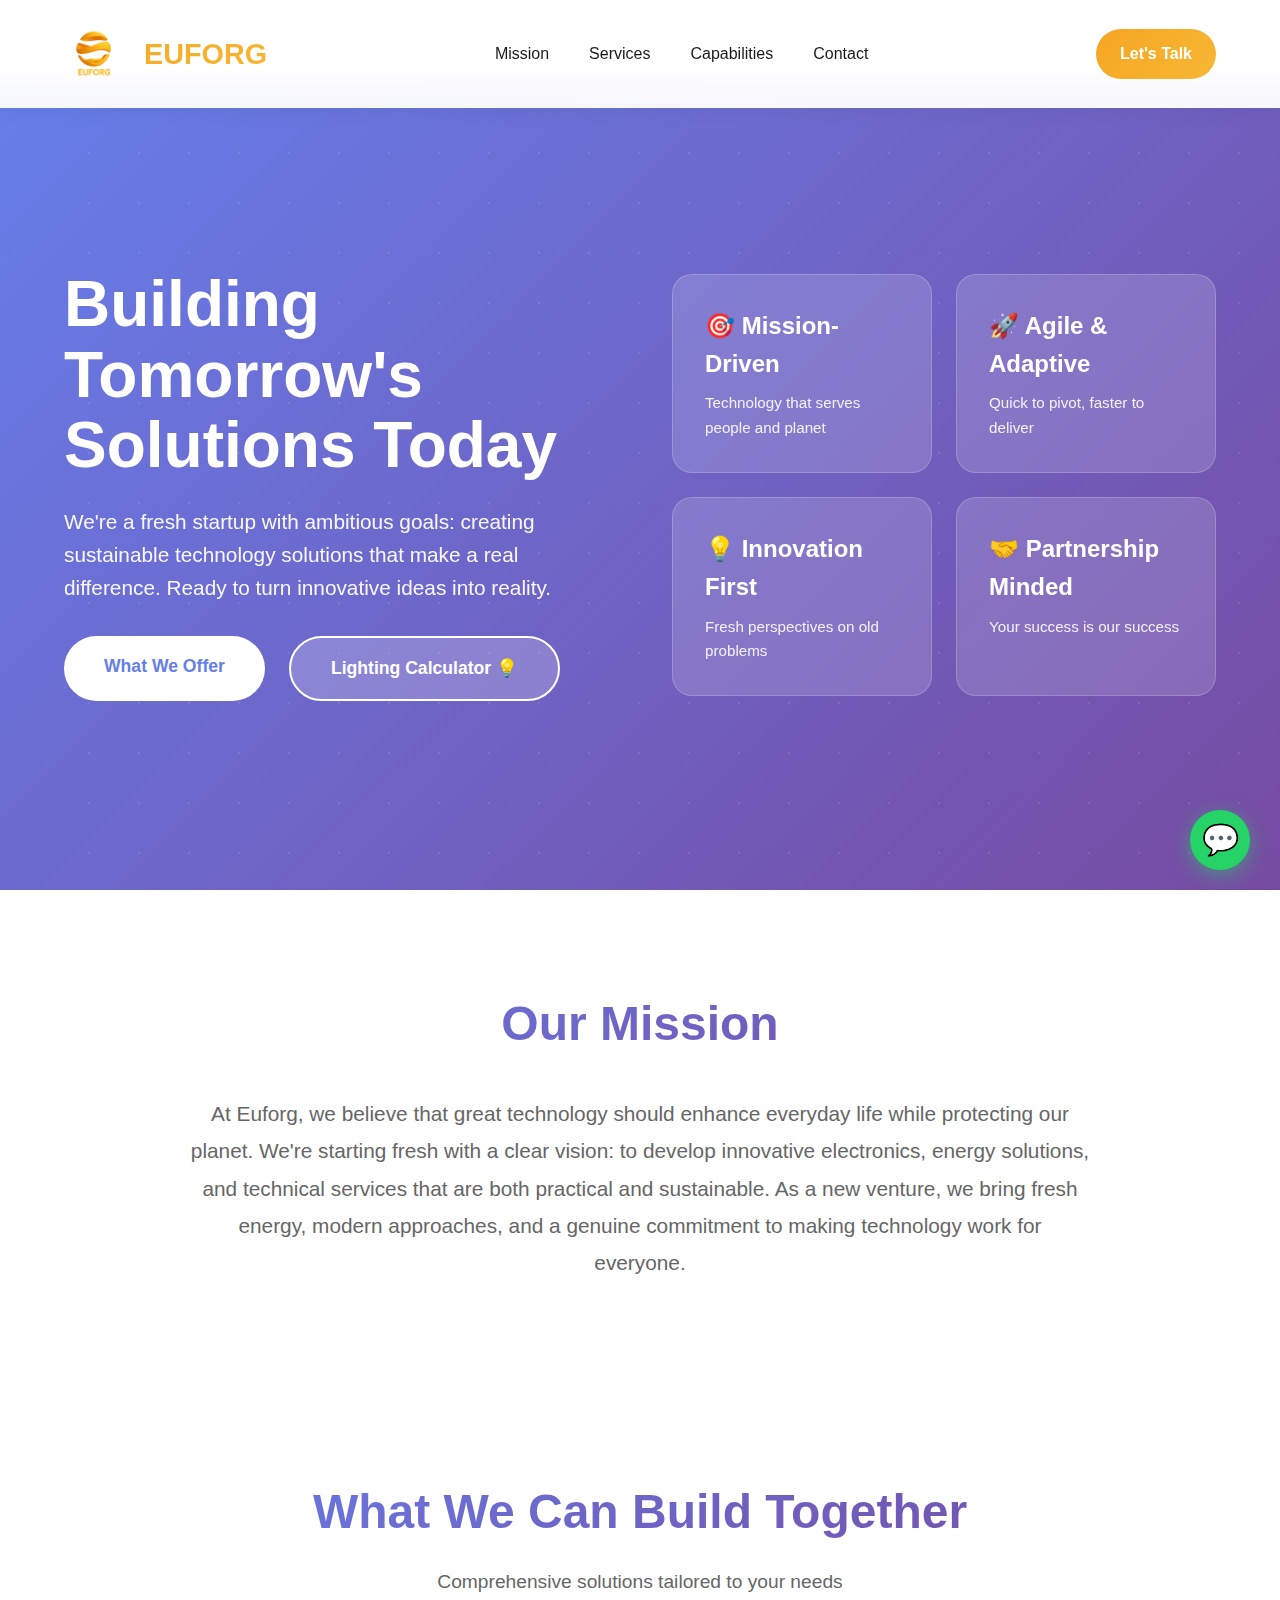
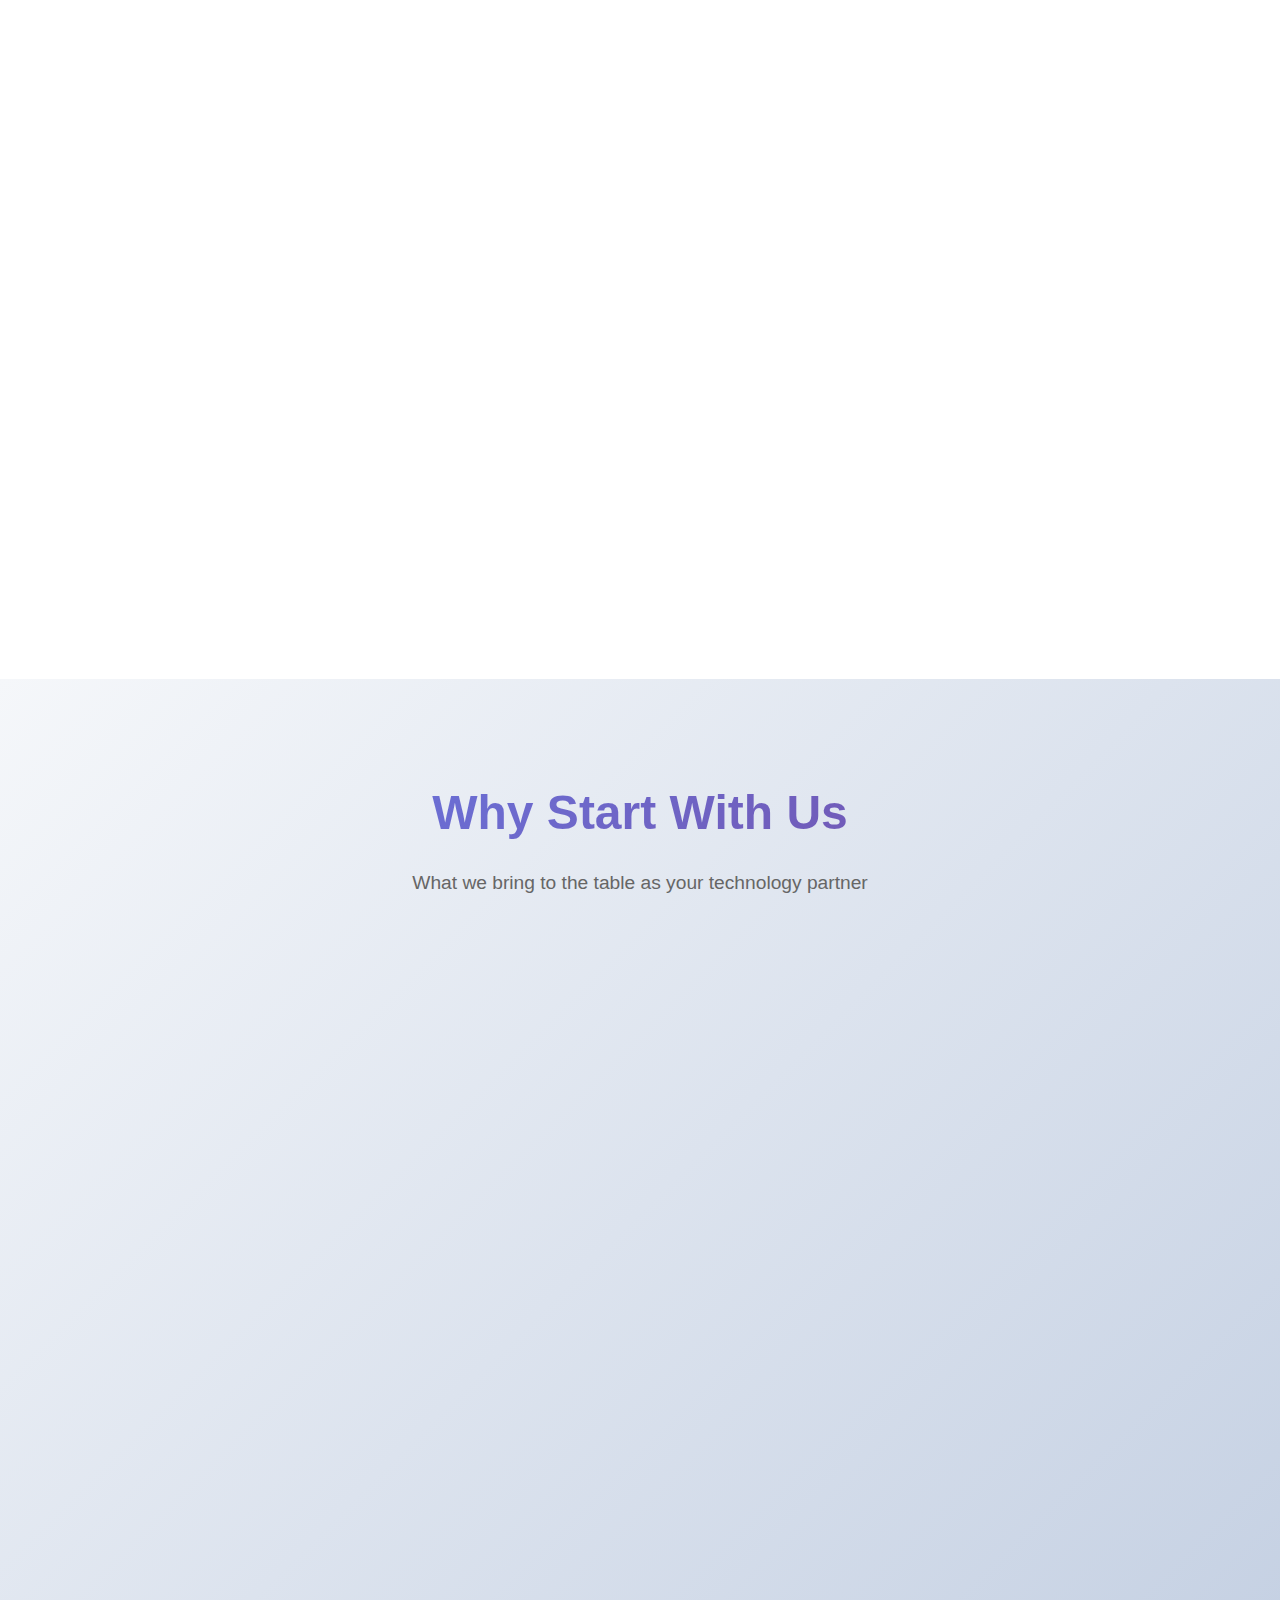
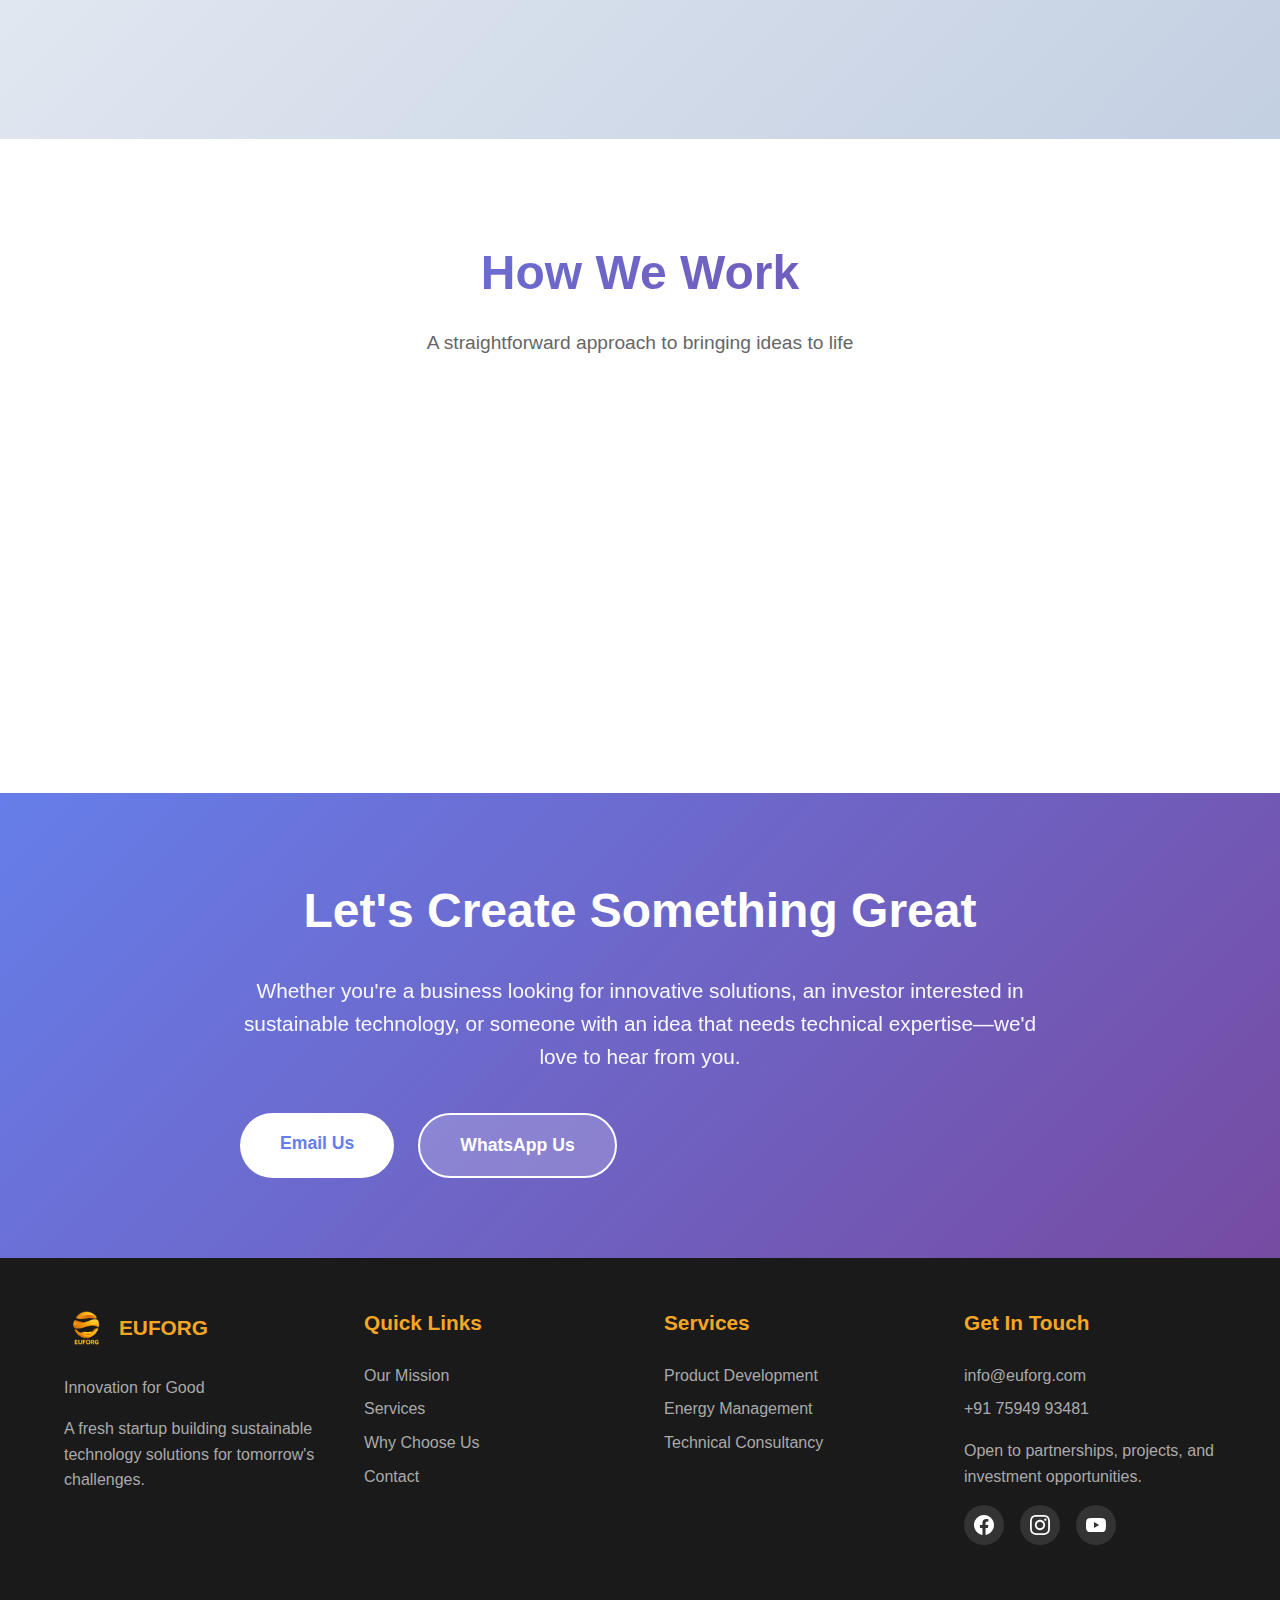
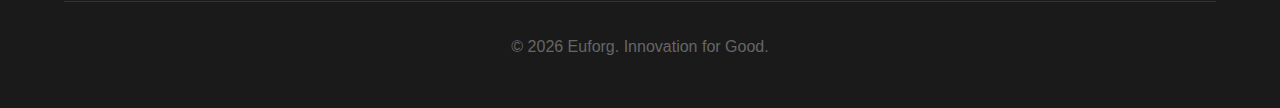
<file: index.html>
<!DOCTYPE html>
<html lang="en">
<head>
    <!-- Google tag (gtag.js) -->
    <script async src="https://www.googletagmanager.com/gtag/js?id=G-0JGLRW3HCL"></script>
    <script>
        window.dataLayer = window.dataLayer || [];
        function gtag(){dataLayer.push(arguments);}
        gtag('js', new Date());
        <link rel="icon" type="image/png" href="images/euforg-logo.png">
        gtag('config', 'G-0JGLRW3HCL');
    </script>
    <meta charset="UTF-8">
    <meta name="viewport" content="width=device-width, initial-scale=1.0">
    <title>Euforg - Innovation for Good</title>
    <style>
        * {
            margin: 0;
            padding: 0;
            box-sizing: border-box;l
        }

        body {
            font-family: -apple-system, BlinkMacSystemFont, 'Segoe UI', Roboto, Oxygen, Ubuntu, Cantarell, sans-serif;
            line-height: 1.6;
            color: #1a1a1a;
            overflow-x: hidden;
        }

        nav {
            position: fixed;
            top: 0;
            width: 100%;
            background: rgba(255, 255, 255, 0.95);
            backdrop-filter: blur(10px);
            z-index: 1000;
            padding: 1.5rem 5%;
            box-shadow: 0 2px 20px rgba(0,0,0,0.05);
        }

        .nav-content {
            max-width: 1400px;
            margin: 0 auto;
            display: flex;
            justify-content: space-between;
            align-items: center;
        }

        .logo {
            font-size: 1.8rem;
            font-weight: 700;
            background: linear-gradient(135deg, #f5a623 0%, #f7b733 100%);
            -webkit-background-clip: text;
            -webkit-text-fill-color: transparent;
            background-clip: text;
            display: flex;
            align-items: center;
            gap: 10px;
        }

        .logo img {
            height: 60px;
            width: auto;
            transition: transform 0.3s ease;
        }

        .logo img:hover {
            transform: scale(1.05);
        }

        .nav-links {
            display: flex;
            gap: 2.5rem;
            list-style: none;
        }

        .nav-links a {
            text-decoration: none;
            color: #1a1a1a;
            font-weight: 500;
            transition: color 0.3s;
        }

        .nav-links a:hover {
            color: #667eea;
        }

        .cta-button {
            background: linear-gradient(135deg, #f5a623 0%, #f7b733 100%);
            color: white;
            padding: 0.75rem 1.5rem;
            border-radius: 50px;
            text-decoration: none;
            font-weight: 600;
            transition: transform 0.3s, box-shadow 0.3s;
        }

        .cta-button:hover {
            transform: translateY(-2px);
            box-shadow: 0 10px 25px rgba(245, 166, 35, 0.4);
        }

        .hero {
            margin-top: 80px;
            min-height: 90vh;
            display: flex;
            align-items: center;
            background: linear-gradient(135deg, #667eea 0%, #764ba2 100%);
            color: white;
            position: relative;
            overflow: hidden;
            padding: 2rem 5%;
        }

        .hero::before {
            content: '';
            position: absolute;
            width: 150%;
            height: 150%;
            background: radial-gradient(circle, rgba(255,255,255,0.1) 1px, transparent 1px);
            background-size: 50px 50px;
            animation: moveGrid 20s linear infinite;
        }

        @keyframes moveGrid {
            0% { transform: translate(0, 0); }
            100% { transform: translate(50px, 50px); }
        }

        .hero-content {
            max-width: 1400px;
            margin: 0 auto;
            display: grid;
            grid-template-columns: 1fr 1fr;
            gap: 4rem;
            align-items: center;
            position: relative;
            z-index: 1;
        }

        .hero-text h1 {
            font-size: 4rem;
            font-weight: 800;
            line-height: 1.1;
            margin-bottom: 1.5rem;
            animation: fadeInUp 0.8s ease;
        }

        .hero-text p {
            font-size: 1.3rem;
            margin-bottom: 2rem;
            opacity: 0.95;
            animation: fadeInUp 0.8s ease 0.2s backwards;
        }

        .hero-buttons {
            display: flex;
            gap: 1.5rem;
            animation: fadeInUp 0.8s ease 0.4s backwards;
            flex-wrap: wrap;
        }

        .btn-primary, .btn-secondary {
            padding: 1rem 2.5rem;
            border-radius: 50px;
            font-weight: 600;
            text-decoration: none;
            transition: all 0.3s;
            font-size: 1.1rem;
        }

        .btn-primary {
            background: white;
            color: #667eea;
        }

        .btn-primary:hover {
            transform: translateY(-3px);
            box-shadow: 0 15px 35px rgba(0,0,0,0.2);
        }

        .btn-secondary {
            background: rgba(255,255,255,0.2);
            color: white;
            border: 2px solid white;
        }

        .btn-secondary:hover {
            background: white;
            color: #667eea;
        }

        .hero-visual {
            display: grid;
            grid-template-columns: repeat(2, 1fr);
            gap: 1.5rem;
            animation: fadeInUp 0.8s ease 0.6s backwards;
        }

        .value-card {
            background: rgba(255,255,255,0.15);
            backdrop-filter: blur(10px);
            padding: 2rem;
            border-radius: 20px;
            border: 1px solid rgba(255,255,255,0.2);
            transition: transform 0.3s;
        }

        .value-card:hover {
            transform: translateY(-5px);
        }

        .value-card h3 {
            font-size: 1.5rem;
            margin-bottom: 0.5rem;
        }

        .value-card p {
            opacity: 0.9;
            font-size: 0.95rem;
        }

        @keyframes fadeInUp {
            from {
                opacity: 0;
                transform: translateY(30px);
            }
            to {
                opacity: 1;
                transform: translateY(0);
            }
        }

        .mission {
            padding: 6rem 5%;
            background: white;
        }

        .mission-content {
            max-width: 1200px;
            margin: 0 auto;
            text-align: center;
        }

        .mission-content h2 {
            font-size: 3rem;
            margin-bottom: 2rem;
            background: linear-gradient(135deg, #667eea 0%, #764ba2 100%);
            -webkit-background-clip: text;
            -webkit-text-fill-color: transparent;
            background-clip: text;
        }

        .mission-content p {
            font-size: 1.3rem;
            color: #666;
            line-height: 1.8;
            max-width: 900px;
            margin: 0 auto;
        }

        .services {
            padding: 6rem 5%;
            max-width: 1400px;
            margin: 0 auto;
        }

        .section-header {
            text-align: center;
            margin-bottom: 4rem;
        }

        .section-header h2 {
            font-size: 3rem;
            margin-bottom: 1rem;
            background: linear-gradient(135deg, #667eea 0%, #764ba2 100%);
            -webkit-background-clip: text;
            -webkit-text-fill-color: transparent;
            background-clip: text;
        }

        .section-header p {
            font-size: 1.2rem;
            color: #666;
        }

        .services-grid {
            display: grid;
            grid-template-columns: repeat(auto-fit, minmax(320px, 1fr));
            gap: 2.5rem;
        }

        .service-card {
            background: white;
            padding: 2.5rem;
            border-radius: 20px;
            box-shadow: 0 10px 40px rgba(0,0,0,0.08);
            transition: all 0.3s;
            border: 1px solid #f0f0f0;
        }

        .service-card:hover {
            transform: translateY(-10px);
            box-shadow: 0 20px 60px rgba(102, 126, 234, 0.15);
        }

        .service-icon {
            width: 70px;
            height: 70px;
            background: linear-gradient(135deg, #667eea 0%, #764ba2 100%);
            border-radius: 15px;
            display: flex;
            align-items: center;
            justify-content: center;
            font-size: 2rem;
            margin-bottom: 1.5rem;
        }

        .service-card h3 {
            font-size: 1.5rem;
            margin-bottom: 1rem;
            color: #1a1a1a;
        }

        .service-card p {
            color: #666;
            line-height: 1.7;
            margin-bottom: 1rem;
        }

        .service-card ul {
            margin-top: 1rem;
            list-style: none;
        }

        .service-card li {
            padding: 0.5rem 0;
            color: #666;
            position: relative;
            padding-left: 1.5rem;
        }

        .service-card li::before {
            content: '✓';
            position: absolute;
            left: 0;
            color: #667eea;
            font-weight: bold;
        }

        .capabilities {
            background: linear-gradient(135deg, #f5f7fa 0%, #c3cfe2 100%);
            padding: 6rem 5%;
        }

        .capabilities-content {
            max-width: 1400px;
            margin: 0 auto;
        }

        .capabilities-grid {
            display: grid;
            grid-template-columns: repeat(auto-fit, minmax(280px, 1fr));
            gap: 2rem;
            margin-top: 3rem;
        }

        .capability-item {
            background: white;
            padding: 2.5rem;
            border-radius: 15px;
            transition: transform 0.3s;
        }

        .capability-item:hover {
            transform: scale(1.05);
        }

        .capability-icon {
            font-size: 3rem;
            margin-bottom: 1rem;
        }

        .capability-item h4 {
            font-size: 1.3rem;
            margin-bottom: 1rem;
            color: #1a1a1a;
        }

        .capability-item p {
            color: #666;
            line-height: 1.6;
        }

        .approach {
            padding: 6rem 5%;
            background: white;
        }

        .approach-content {
            max-width: 1400px;
            margin: 0 auto;
        }

        .approach-grid {
            display: grid;
            grid-template-columns: repeat(auto-fit, minmax(250px, 1fr));
            gap: 2rem;
            margin-top: 3rem;
        }

        .approach-step {
            text-align: center;
            padding: 2rem;
        }

        .step-number {
            width: 60px;
            height: 60px;
            background: linear-gradient(135deg, #667eea 0%, #764ba2 100%);
            color: white;
            border-radius: 50%;
            display: flex;
            align-items: center;
            justify-content: center;
            font-size: 1.5rem;
            font-weight: bold;
            margin: 0 auto 1.5rem;
        }

        .approach-step h4 {
            font-size: 1.3rem;
            margin-bottom: 1rem;
        }

        .approach-step p {
            color: #666;
        }

        .cta-section {
            background: linear-gradient(135deg, #667eea 0%, #764ba2 100%);
            color: white;
            padding: 5rem 5%;
            text-align: center;
        }

        .cta-content {
            max-width: 800px;
            margin: 0 auto;
        }

        .cta-content h2 {
            font-size: 3rem;
            margin-bottom: 1.5rem;
        }

        .cta-content p {
            font-size: 1.3rem;
            margin-bottom: 2.5rem;
            opacity: 0.95;
        }

        footer {
            background: #1a1a1a;
            color: white;
            padding: 3rem 5%;
        }

        .footer-content {
            max-width: 1400px;
            margin: 0 auto;
            display: grid;
            grid-template-columns: repeat(auto-fit, minmax(250px, 1fr));
            gap: 3rem;
        }

        .footer-section h4 {
            margin-bottom: 1.5rem;
            font-size: 1.3rem;
            color: #f5a623;
            display: flex;
            align-items: center;
            gap: 10px;
        }

        .footer-logo-img {
            height: 45px;
            width: auto;
        }

        .footer-section p, .footer-section a {
            color: #aaa;
            text-decoration: none;
            display: block;
            margin-bottom: 0.5rem;
        }

        .footer-section a:hover {
            color: #667eea;
        }

        .social-links {
            display: flex;
            gap: 1rem;
            margin-top: 1rem;
        }

        .social-links a {
            width: 40px;
            height: 40px;
            border-radius: 50%;
            background: #333;
            display: flex;
            align-items: center;
            justify-content: center;
            color: white;
            text-decoration: none;
            transition: all 0.3s;
            font-size: 1.2rem;
        }

        .social-links a:hover {
            background: #667eea;
            transform: translateY(-3px);
        }

        .footer-bottom {
            text-align: center;
            margin-top: 3rem;
            padding-top: 2rem;
            border-top: 1px solid #333;
            color: #666;
        }

        .whatsapp-float {
            position: fixed;
            width: 60px;
            height: 60px;
            bottom: 30px;
            right: 30px;
            background-color: #25d366;
            color: white;
            border-radius: 50%;
            text-align: center;
            font-size: 30px;
            box-shadow: 0 5px 20px rgba(37, 211, 102, 0.5);
            z-index: 1000;
            display: flex;
            align-items: center;
            justify-content: center;
            text-decoration: none;
            transition: all 0.3s;
            animation: pulse 2s infinite;
        }

        .whatsapp-float:hover {
            transform: scale(1.1);
            box-shadow: 0 8px 30px rgba(37, 211, 102, 0.7);
        }

        @keyframes pulse {
            0%, 100% {
                box-shadow: 0 5px 20px rgba(37, 211, 102, 0.5);
            }
            50% {
                box-shadow: 0 5px 30px rgba(37, 211, 102, 0.8);
            }
        }

        @media (max-width: 768px) {
            .nav-content {
                padding: 0;
            }

            .logo {
                font-size: 1.5rem;
            }

            .nav-links {
                display: none;
            }

            .cta-button {
                padding: 0.6rem 1.2rem;
                font-size: 0.9rem;
            }

            .hero {
                padding: 2rem 1rem;
                min-height: auto;
            }

            .hero-content {
                grid-template-columns: 1fr;
                text-align: center;
                gap: 2rem;
            }

            .hero-text h1 {
                font-size: 2.2rem;
                line-height: 1.2;
            }

            .hero-text p {
                font-size: 1.1rem;
            }

            .hero-buttons {
                justify-content: center;
                flex-direction: column;
                align-items: center;
            }

            .btn-primary, .btn-secondary {
                padding: 0.9rem 2rem;
                font-size: 1rem;
                width: 100%;
                max-width: 280px;
                text-align: center;
            }

            .hero-visual {
                grid-template-columns: 1fr;
            }

            .value-card {
                padding: 1.5rem;
            }

            .value-card h3 {
                font-size: 1.3rem;
            }

            .mission {
                padding: 4rem 1.5rem;
            }

            .mission-content h2 {
                font-size: 2.2rem;
            }

            .mission-content p {
                font-size: 1.1rem;
            }

            .services {
                padding: 4rem 1.5rem;
            }

            .section-header h2 {
                font-size: 2.2rem;
            }

            .section-header p {
                font-size: 1.1rem;
            }

            .services-grid {
                grid-template-columns: 1fr;
                gap: 2rem;
            }

            .service-card {
                padding: 2rem;
            }

            .capabilities {
                padding: 4rem 1.5rem;
            }

            .capabilities-grid {
                grid-template-columns: 1fr;
            }

            .capability-item {
                padding: 2rem;
            }

            .approach {
                padding: 4rem 1.5rem;
            }

            .approach-grid {
                grid-template-columns: 1fr;
            }

            .whatsapp-float {
                width: 50px;
                height: 50px;
                font-size: 25px;
                bottom: 20px;
                right: 20px;
            }

            .cta-section {
                padding: 4rem 1.5rem;
            }

            .cta-content h2 {
                font-size: 2.2rem;
            }

            .cta-content p {
                font-size: 1.1rem;
            }

            footer {
                padding: 3rem 1.5rem;
            }

            .footer-content {
                grid-template-columns: 1fr;
                gap: 2rem;
            }
        }

        @media (max-width: 480px) {
            nav {
                padding: 1rem 1rem;
            }

            .logo {
                font-size: 1.3rem;
            }

            .cta-button {
                padding: 0.5rem 1rem;
                font-size: 0.85rem;
            }

            .hero-text h1 {
                font-size: 1.8rem;
            }

            .hero-text p {
                font-size: 1rem;
            }

            .section-header h2 {
                font-size: 1.8rem;
            }

            .mission-content h2,
            .cta-content h2 {
                font-size: 1.8rem;
            }

            .value-card h3 {
                font-size: 1.2rem;
            }

            .service-icon,
            .capability-icon {
                font-size: 1.5rem;
            }

            .step-number {
                width: 50px;
                height: 50px;
                font-size: 1.2rem;
            }
        }
    </style>
</head>
<body>
    <nav>
        <div class="nav-content">
            <div class="logo">
                <img src="images/euforg-logo.png" alt="Euforg Logo" style="height: 60px; width: auto; vertical-align: middle; margin-right: 10px;">
                EUFORG
            </div>
            <ul class="nav-links">
                <li><a href="#mission">Mission</a></li>
                <li><a href="#services">Services</a></li>
                <li><a href="#capabilities">Capabilities</a></li>
                <li><a href="#contact">Contact</a></li>
            </ul>
            <a href="#contact" class="cta-button">Let's Talk</a>
        </div>
    </nav>

    <section class="hero">
        <div class="hero-content">
            <div class="hero-text">
                <h1>Building Tomorrow's Solutions Today</h1>
                <p>We're a fresh startup with ambitious goals: creating sustainable technology solutions that make a real difference. Ready to turn innovative ideas into reality.</p>
                <div class="hero-buttons">
                    <a href="#services" class="btn-primary">What We Offer</a>
                    <a href="lighting-calculator.html" class="btn-secondary">Lighting Calculator 💡</a>
                </div>
            </div>
            <div class="hero-visual">
                <div class="value-card">
                    <h3>🎯 Mission-Driven</h3>
                    <p>Technology that serves people and planet</p>
                </div>
                <div class="value-card">
                    <h3>🚀 Agile & Adaptive</h3>
                    <p>Quick to pivot, faster to deliver</p>
                </div>
                <div class="value-card">
                    <h3>💡 Innovation First</h3>
                    <p>Fresh perspectives on old problems</p>
                </div>
                <div class="value-card">
                    <h3>🤝 Partnership Minded</h3>
                    <p>Your success is our success</p>
                </div>
            </div>
        </div>
    </section>

    <section class="mission" id="mission">
        <div class="mission-content">
            <h2>Our Mission</h2>
            <p>At Euforg, we believe that great technology should enhance everyday life while protecting our planet. We're starting fresh with a clear vision: to develop innovative electronics, energy solutions, and technical services that are both practical and sustainable. As a new venture, we bring fresh energy, modern approaches, and a genuine commitment to making technology work for everyone.</p>
        </div>
    </section>

    <section class="services" id="services">
        <div class="section-header">
            <h2>What We Can Build Together</h2>
            <p>Comprehensive solutions tailored to your needs</p>
        </div>
        <div class="services-grid">
            <div class="service-card">
                <div class="service-icon">🚀</div>
                <h3>Product Development</h3>
                <p>We design and develop custom electronics from concept to prototype, specializing in practical solutions that solve real problems.</p>
                <ul>
                    <li>Smart Home Automation Devices</li>
                    <li>Agriculture Technology Solutions</li>
                    <li>Safety & Emergency Equipment</li>
                    <li>Energy-Efficient Electronics</li>
                </ul>
            </div>

            <div class="service-card">
                <div class="service-icon">⚡</div>
                <h3>Energy Management</h3>
                <p>Sustainable energy consulting to help you reduce costs and environmental impact through smart technology choices.</p>
                <ul>
                    <li>Solar Power System Design</li>
                    <li>Energy-Efficient Kitchen Solutions</li>
                    <li>Smart Water Management</li>
                    <li>Power Usage Optimization</li>
                </ul>
            </div>

            <div class="service-card">
                <div class="service-icon">🔧</div>
                <h3>Technical Consultancy</h3>
                <p>Expert technical support to accelerate your projects with modern best practices and hands-on guidance.</p>
                <ul>
                    <li>PCB Design & Rapid Prototyping</li>
                    <li>Embedded Systems & IoT</li>
                    <li>Electronics Troubleshooting</li>
                    <li>Technical Training & Workshops</li>
                </ul>
            </div>
        </div>
    </section>

    <section class="capabilities" id="capabilities">
        <div class="capabilities-content">
            <div class="section-header">
                <h2>Why Start With Us</h2>
                <p>What we bring to the table as your technology partner</p>
            </div>
            <div class="capabilities-grid">
                <div class="capability-item">
                    <div class="capability-icon">💪</div>
                    <h4>Technical Expertise</h4>
                    <p>Deep knowledge in electronics, embedded systems, and sustainable technology with practical experience across multiple domains.</p>
                </div>
                <div class="capability-item">
                    <div class="capability-icon">🎨</div>
                    <h4>Custom Solutions</h4>
                    <p>No cookie-cutter approaches. Every project gets personalized attention and solutions designed specifically for your needs.</p>
                </div>
                <div class="capability-item">
                    <div class="capability-icon">⚡</div>
                    <h4>Speed & Flexibility</h4>
                    <p>As a lean startup, we move fast, adapt quickly, and aren't burdened by bureaucracy or rigid processes.</p>
                </div>
                <div class="capability-item">
                    <div class="capability-icon">🌱</div>
                    <h4>Sustainability Focus</h4>
                    <p>Every solution considers environmental impact. We build for efficiency, longevity, and minimal ecological footprint.</p>
                </div>
                <div class="capability-item">
                    <div class="capability-icon">💰</div>
                    <h4>Competitive Pricing</h4>
                    <p>Fair, transparent pricing without the overhead of larger firms. Great value as we build our portfolio and reputation.</p>
                </div>
                <div class="capability-item">
                    <div class="capability-icon">🎓</div>
                    <h4>Continuous Learning</h4>
                    <p>We stay current with latest technologies and best practices, bringing fresh knowledge to every project.</p>
                </div>
            </div>
        </div>
    </section>

    <section class="approach">
        <div class="approach-content">
            <div class="section-header">
                <h2>How We Work</h2>
                <p>A straightforward approach to bringing ideas to life</p>
            </div>
            <div class="approach-grid">
                <div class="approach-step">
                    <div class="step-number">1</div>
                    <h4>Discovery</h4>
                    <p>We listen to understand your needs, challenges, and goals thoroughly.</p>
                </div>
                <div class="approach-step">
                    <div class="step-number">2</div>
                    <h4>Design</h4>
                    <p>Create detailed plans and prototypes with your feedback at every stage.</p>
                </div>
                <div class="approach-step">
                    <div class="step-number">3</div>
                    <h4>Develop</h4>
                    <p>Build and test solutions using modern tools and proven methodologies.</p>
                </div>
                <div class="approach-step">
                    <div class="step-number">4</div>
                    <h4>Deliver</h4>
                    <p>Complete handoff with documentation, training, and ongoing support.</p>
                </div>
            </div>
        </div>
    </section>

    <section class="cta-section" id="contact">
        <div class="cta-content">
            <h2>Let's Create Something Great</h2>
            <p>Whether you're a business looking for innovative solutions, an investor interested in sustainable technology, or someone with an idea that needs technical expertise—we'd love to hear from you.</p>
            <div class="hero-buttons">
                <a href="mailto:info@euforg.com" class="btn-primary">Email Us</a>
                <a href="https://wa.me/917594993481?text=Hi%20Euforg,%20I'm%20interested%20in%20your%20services" target="_blank" class="btn-secondary">WhatsApp Us</a>
            </div>
        </div>
    </section>

    <footer>
        <div class="footer-content">
            <div class="footer-section">
                <h4 style="display: flex; align-items: center; gap: 10px;">
                    <img src="images/euforg-logo.png" alt="Euforg" style="height: 45px; width: auto;">
                    EUFORG
                </h4>
                <p>Innovation for Good</p>
                <p style="margin-top: 1rem;">A fresh startup building sustainable technology solutions for tomorrow's challenges.</p>
            </div>
            <div class="footer-section">
                <h4>Quick Links</h4>
                <a href="#mission">Our Mission</a>
                <a href="#services">Services</a>
                <a href="#capabilities">Why Choose Us</a>
                <a href="#contact">Contact</a>
            </div>
            <div class="footer-section">
                <h4>Services</h4>
                <a href="#services">Product Development</a>
                <a href="#services">Energy Management</a>
                <a href="#services">Technical Consultancy</a>
            </div>
            <div class="footer-section">
                <h4>Get In Touch</h4>
                <a href="mailto:info@euforg.com">info@euforg.com</a>
                <a href="tel:+917594993481">+91 75949 93481</a>
                <p style="margin-top: 1rem;">Open to partnerships, projects, and investment opportunities.</p>
                <div class="social-links">
                    <a href="https://facebook.com/euforg" target="_blank" title="Facebook">
                        <svg width="20" height="20" viewBox="0 0 24 24" fill="currentColor">
                            <path d="M24 12.073c0-6.627-5.373-12-12-12s-12 5.373-12 12c0 5.99 4.388 10.954 10.125 11.854v-8.385H7.078v-3.47h3.047V9.43c0-3.007 1.792-4.669 4.533-4.669 1.312 0 2.686.235 2.686.235v2.953H15.83c-1.491 0-1.956.925-1.956 1.874v2.25h3.328l-.532 3.47h-2.796v8.385C19.612 23.027 24 18.062 24 12.073z"/>
                        </svg>
                    </a>
                    <a href="https://instagram.com/euforg" target="_blank" title="Instagram">
                        <svg width="20" height="20" viewBox="0 0 24 24" fill="currentColor">
                            <path d="M12 2.163c3.204 0 3.584.012 4.85.07 3.252.148 4.771 1.691 4.919 4.919.058 1.265.069 1.645.069 4.849 0 3.205-.012 3.584-.069 4.849-.149 3.225-1.664 4.771-4.919 4.919-1.266.058-1.644.07-4.85.07-3.204 0-3.584-.012-4.849-.07-3.26-.149-4.771-1.699-4.919-4.92-.058-1.265-.07-1.644-.07-4.849 0-3.204.013-3.583.07-4.849.149-3.227 1.664-4.771 4.919-4.919 1.266-.057 1.645-.069 4.849-.069zm0-2.163c-3.259 0-3.667.014-4.947.072-4.358.2-6.78 2.618-6.98 6.98-.059 1.281-.073 1.689-.073 4.948 0 3.259.014 3.668.072 4.948.2 4.358 2.618 6.78 6.98 6.98 1.281.058 1.689.072 4.948.072 3.259 0 3.668-.014 4.948-.072 4.354-.2 6.782-2.618 6.979-6.98.059-1.28.073-1.689.073-4.948 0-3.259-.014-3.667-.072-4.947-.196-4.354-2.617-6.78-6.979-6.98-1.281-.059-1.69-.073-4.949-.073zm0 5.838c-3.403 0-6.162 2.759-6.162 6.162s2.759 6.163 6.162 6.163 6.162-2.759 6.162-6.163c0-3.403-2.759-6.162-6.162-6.162zm0 10.162c-2.209 0-4-1.79-4-4 0-2.209 1.791-4 4-4s4 1.791 4 4c0 2.21-1.791 4-4 4zm6.406-11.845c-.796 0-1.441.645-1.441 1.44s.645 1.44 1.441 1.44c.795 0 1.439-.645 1.439-1.44s-.644-1.44-1.439-1.44z"/>
                        </svg>
                    </a>
                    <a href="https://youtube.com/@euforg" target="_blank" title="YouTube">
                        <svg width="20" height="20" viewBox="0 0 24 24" fill="currentColor">
                            <path d="M23.498 6.186a3.016 3.016 0 0 0-2.122-2.136C19.505 3.545 12 3.545 12 3.545s-7.505 0-9.377.505A3.017 3.017 0 0 0 .502 6.186C0 8.07 0 12 0 12s0 3.93.502 5.814a3.016 3.016 0 0 0 2.122 2.136c1.871.505 9.376.505 9.376.505s7.505 0 9.377-.505a3.015 3.015 0 0 0 2.122-2.136C24 15.93 24 12 24 12s0-3.93-.502-5.814zM9.545 15.568V8.432L15.818 12l-6.273 3.568z"/>
                        </svg>
                    </a>
                </div>
            </div>
        </div>
        <div class="footer-bottom">
            <p>&copy; 2026 Euforg. Innovation for Good.</p>
        </div>
    </footer>

    <a href="https://wa.me/917594993481?text=Hi%20Euforg,%20I'm%20interested%20in%20your%20services" class="whatsapp-float" target="_blank" title="Chat with us on WhatsApp">
        💬
    </a>

    <script>
        document.querySelectorAll('a[href^="#"]').forEach(anchor => {
            anchor.addEventListener('click', function (e) {
                e.preventDefault();
                const target = document.querySelector(this.getAttribute('href'));
                if (target) {
                    target.scrollIntoView({ behavior: 'smooth', block: 'start' });
                }
            });
        });

        const observerOptions = {
            threshold: 0.1,
            rootMargin: '0px 0px -100px 0px'
        };

        const observer = new IntersectionObserver((entries) => {
            entries.forEach(entry => {
                if (entry.isIntersecting) {
                    entry.target.style.opacity = '1';
                    entry.target.style.transform = 'translateY(0)';
                }
            });
        }, observerOptions);

        document.querySelectorAll('.service-card, .capability-item, .approach-step').forEach(el => {
            el.style.opacity = '0';
            el.style.transform = 'translateY(30px)';
            el.style.transition = 'all 0.6s ease';
            observer.observe(el);
        });
    </script>
</body>
</html>
</file>
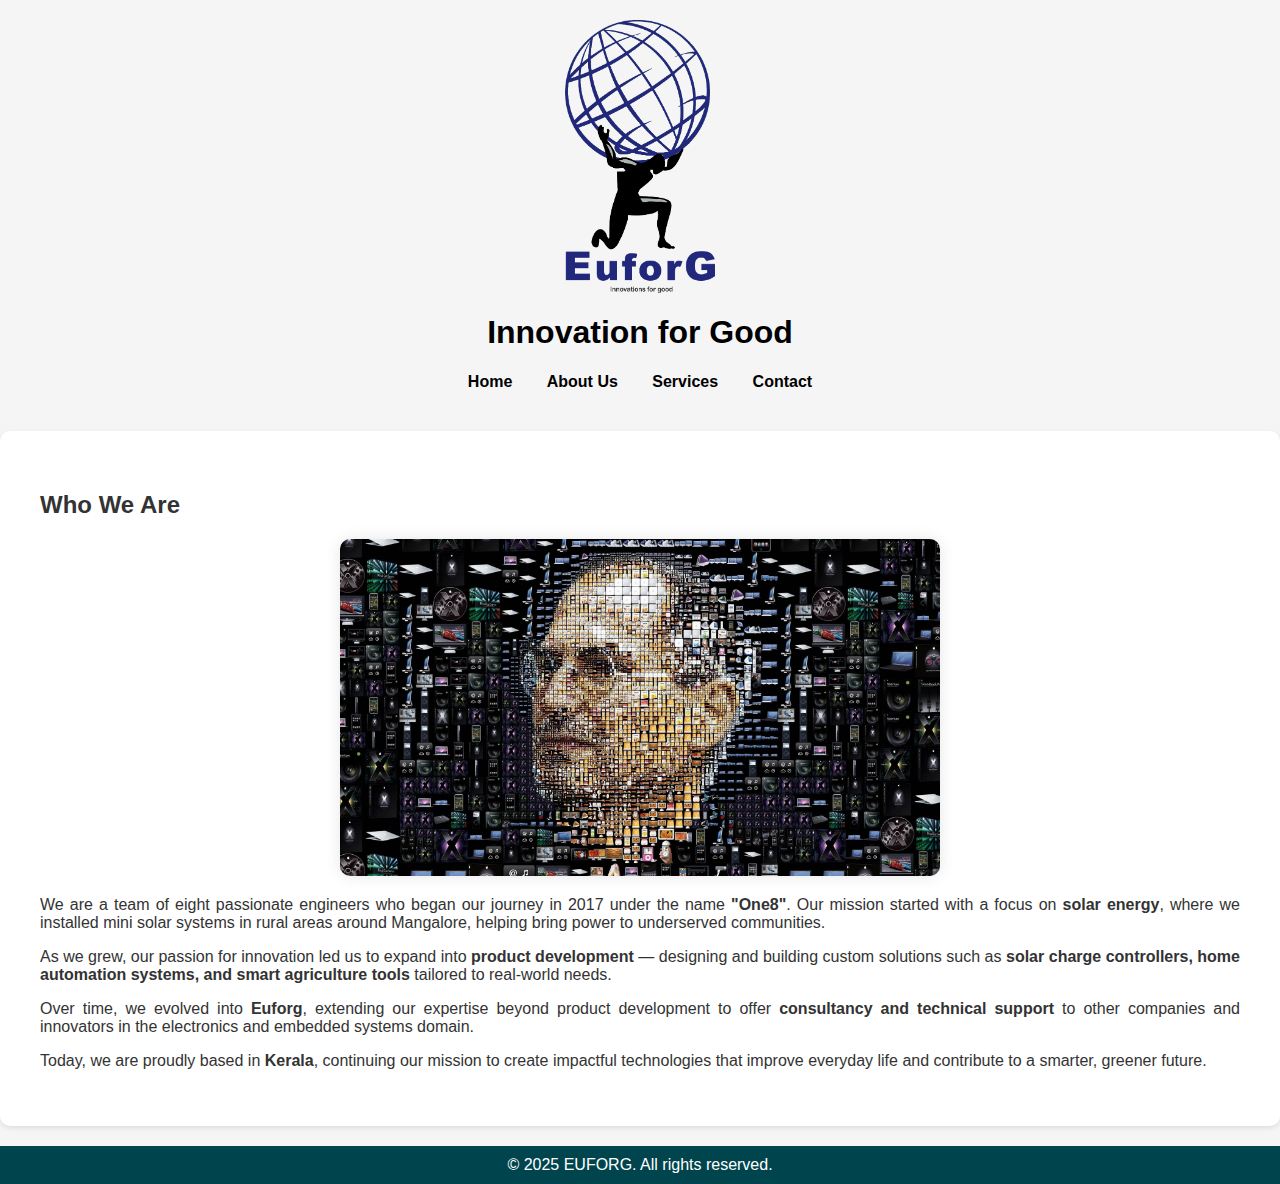
<file: about.html>
<!DOCTYPE html>
<html lang="en">
<head>
  <meta charset="UTF-8" />
  <meta name="viewport" content="width=device-width, initial-scale=1.0"/>
  <title>About Us - EUFORG</title>
  <link rel="stylesheet" href="style.css" />
  <style>
    .about-img {
      width: 100%;
      max-width: 600px;
      height: auto;
      border-radius: 10px;
      margin: 20px auto;
      display: block;
      box-shadow: 0 0 15px rgba(0, 0, 0, 0.1);
      transition: transform 0.5s ease;
    }
    .about-img:hover {
      transform: scale(1.03);
    }
    .fade-in {
      animation: fadeIn 1.2s ease-in-out;
    }
    @keyframes fadeIn {
          from { opacity: 0; transform: translateY(30px); }
                to { opacity: 1; transform: translateY(0); }
                    }  
    </style>
</head>
<body>
      <header>
        <img src="logo.png" alt="EUFORG Logo" class="logo">
        <h1>Innovation for Good</h1>
        <nav>
            <a href="index.html">Home</a>
            <a href="about.html">About Us</a>
            <a href="index.html#services">Services</a>
            <a href="index.html#contact">Contact</a>
          </nav>
     </header> 
<section class="centered-section fade-in">
    <h2>Who We Are</h2> 
       <img src="about.jpg" alt="Our Team Working" class="about-img" /> 
        <p>      We are a team of eight passionate engineers who began our journey in 2017 under the name <strong>"One8"</strong>. Our mission started with a focus on <strong>solar energy</strong>, where we installed mini solar systems in rural areas around Mangalore, helping bring power to underserved communities.    </p>
        <p>      As we grew, our passion for innovation led us to expand into <strong>product development</strong> — designing and building custom solutions such as <strong>solar charge controllers, home automation systems, and smart agriculture tools</strong> tailored to real-world needs.    </p>
        <p>      Over time, we evolved into <strong>Euforg</strong>, extending our expertise beyond product development to offer <strong>consultancy and technical support</strong> to other companies and innovators in the electronics and embedded systems domain.    </p>
        <p>      Today, we are proudly based in <strong>Kerala</strong>, continuing our mission to create impactful technologies that improve everyday life and contribute to a smarter, greener future.    </p>
</section>
<footer>
    &copy; 2025 EUFORG. All rights reserved.
</footer>
</body>
</html>
</file>
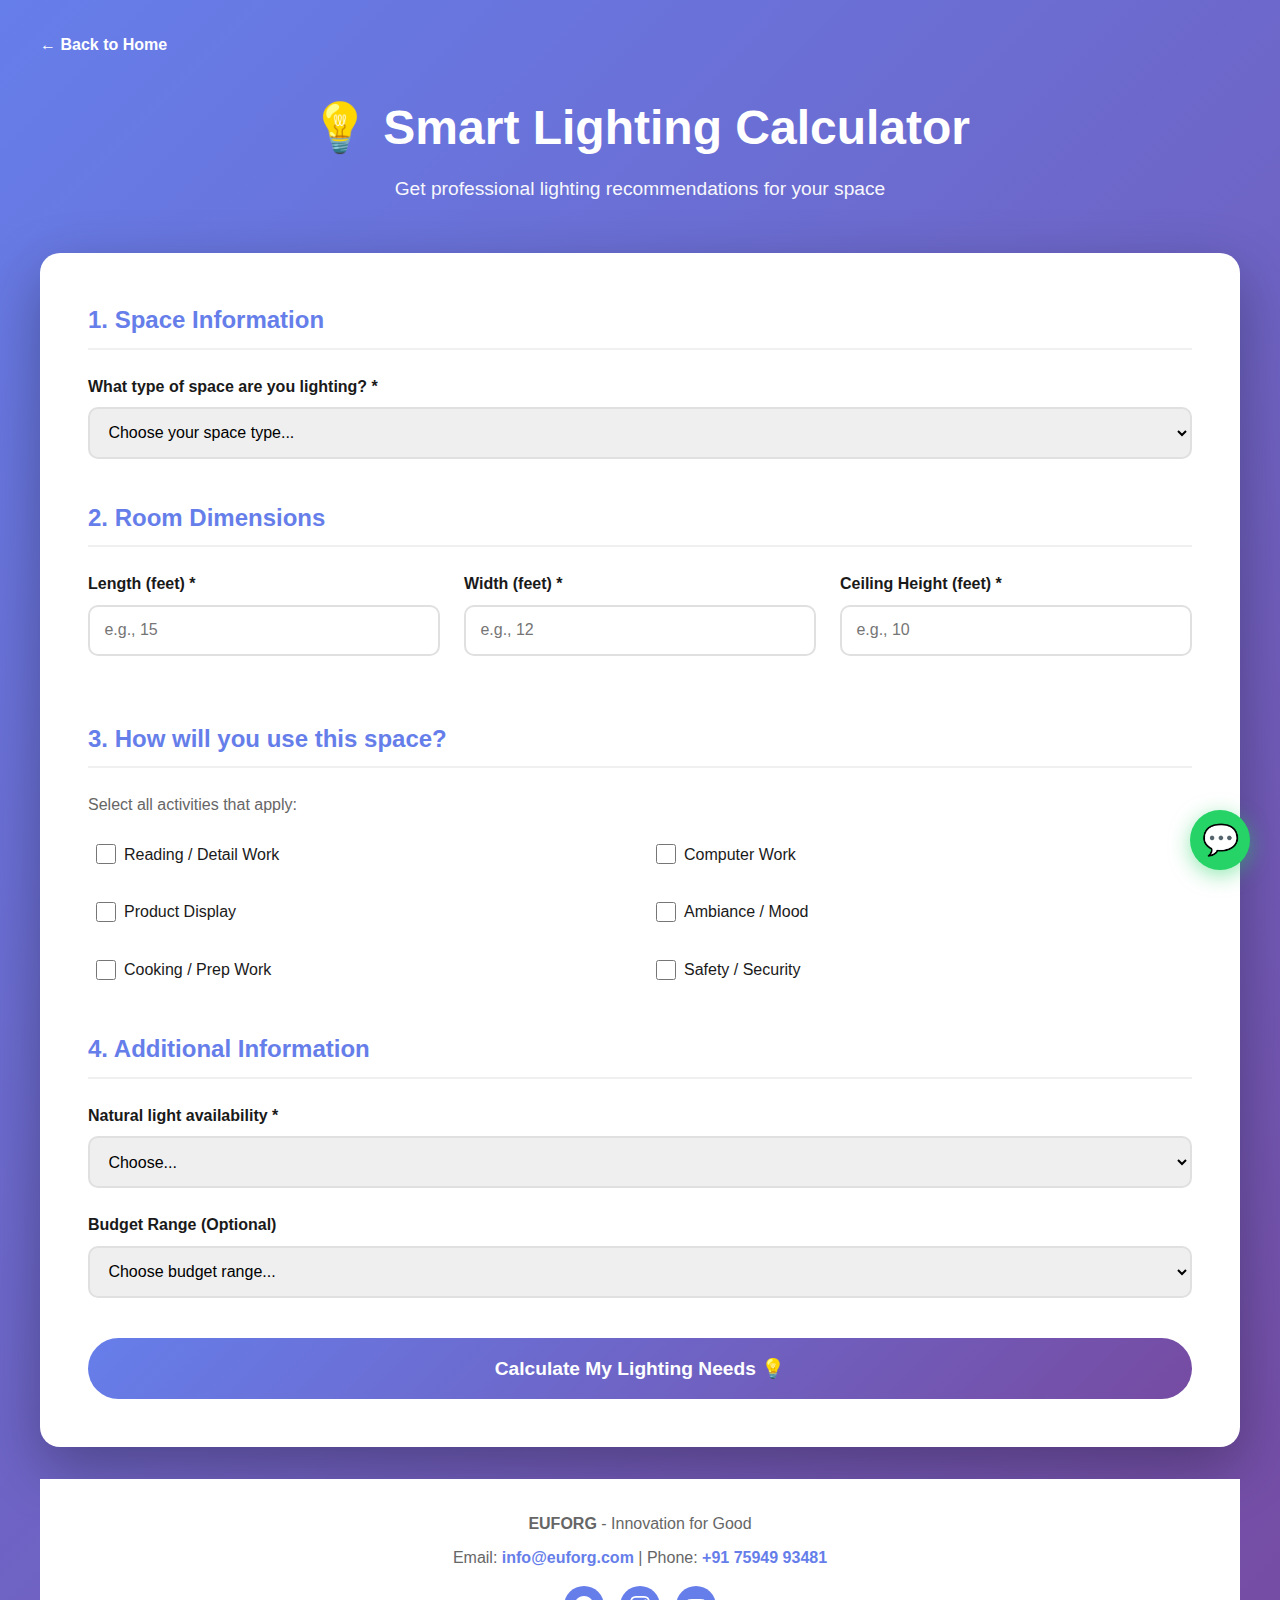
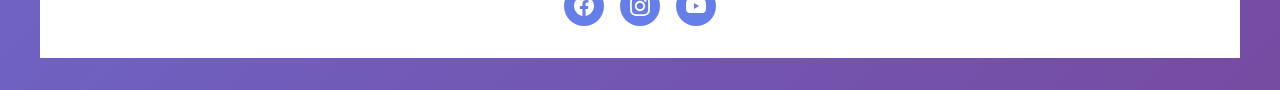
<file: lighting-calculator.html>
<!DOCTYPE html>
<html lang="en">
<head>
    <meta charset="UTF-8">
    <meta name="viewport" content="width=device-width, initial-scale=1.0">
    <title>Smart Lighting Calculator - Euforg</title>
    <style>
        * {
            margin: 0;
            padding: 0;
            box-sizing: border-box;
        }

        body {
            font-family: -apple-system, BlinkMacSystemFont, 'Segoe UI', Roboto, Oxygen, Ubuntu, Cantarell, sans-serif;
            line-height: 1.6;
            color: #1a1a1a;
            background: linear-gradient(135deg, #667eea 0%, #764ba2 100%);
            min-height: 100vh;
            padding: 2rem 1rem;
        }

        .container {
            max-width: 1200px;
            margin: 0 auto;
        }

        .header {
            text-align: center;
            color: white;
            margin-bottom: 3rem;
        }

        .header h1 {
            font-size: 3rem;
            margin-bottom: 0.5rem;
        }

        .header p {
            font-size: 1.2rem;
            opacity: 0.95;
        }

        .back-link {
            display: inline-block;
            color: white;
            text-decoration: none;
            margin-bottom: 2rem;
            font-weight: 600;
            transition: transform 0.3s;
        }

        .back-link:hover {
            transform: translateX(-5px);
        }

        .calculator-card {
            background: white;
            border-radius: 20px;
            padding: 3rem;
            box-shadow: 0 20px 60px rgba(0,0,0,0.3);
            margin-bottom: 2rem;
        }

        .form-section {
            margin-bottom: 2.5rem;
        }

        .form-section h3 {
            color: #667eea;
            font-size: 1.5rem;
            margin-bottom: 1.5rem;
            padding-bottom: 0.5rem;
            border-bottom: 2px solid #f0f0f0;
        }

        .form-group {
            margin-bottom: 1.5rem;
        }

        .form-group label {
            display: block;
            font-weight: 600;
            margin-bottom: 0.5rem;
            color: #1a1a1a;
        }

        .form-group select,
        .form-group input {
            width: 100%;
            padding: 0.9rem;
            border: 2px solid #e0e0e0;
            border-radius: 10px;
            font-size: 1rem;
            transition: border-color 0.3s;
            font-family: inherit;
        }

        .form-group select:focus,
        .form-group input:focus {
            outline: none;
            border-color: #667eea;
        }

        .dimensions-grid {
            display: grid;
            grid-template-columns: repeat(3, 1fr);
            gap: 1.5rem;
        }

        .checkbox-grid {
            display: grid;
            grid-template-columns: repeat(2, 1fr);
            gap: 1rem;
        }

        .checkbox-item {
            display: flex;
            align-items: center;
            gap: 0.5rem;
            padding: 0.5rem;
        }

        .checkbox-item input[type="checkbox"] {
            width: 20px;
            height: 20px;
            cursor: pointer;
        }

        .calc-button {
            width: 100%;
            padding: 1.2rem;
            background: linear-gradient(135deg, #667eea 0%, #764ba2 100%);
            color: white;
            border: none;
            border-radius: 50px;
            font-size: 1.2rem;
            font-weight: 600;
            cursor: pointer;
            transition: all 0.3s;
            font-family: inherit;
        }

        .calc-button:hover {
            transform: translateY(-3px);
            box-shadow: 0 15px 35px rgba(102, 126, 234, 0.4);
        }

        .results-container {
            display: none;
            background: white;
            border-radius: 20px;
            padding: 3rem;
            box-shadow: 0 20px 60px rgba(0,0,0,0.3);
        }

        .results-container.show {
            display: block;
            animation: fadeIn 0.6s ease;
        }

        @keyframes fadeIn {
            from { opacity: 0; transform: translateY(20px); }
            to { opacity: 1; transform: translateY(0); }
        }

        .results-header {
            text-align: center;
            margin-bottom: 2.5rem;
        }

        .results-header h2 {
            font-size: 2.5rem;
            color: #667eea;
            margin-bottom: 0.5rem;
        }

        .results-grid {
            display: grid;
            grid-template-columns: repeat(4, 1fr);
            gap: 1.5rem;
            margin-bottom: 3rem;
        }

        .result-card {
            background: linear-gradient(135deg, #f5f7fa 0%, #e8eaf6 100%);
            padding: 2rem;
            border-radius: 15px;
            text-align: center;
            border: 2px solid #e0e0e0;
        }

        .result-icon {
            font-size: 3rem;
            margin-bottom: 0.5rem;
        }

        .result-label {
            font-size: 0.95rem;
            color: #666;
            margin-bottom: 0.5rem;
        }

        .result-value {
            font-size: 2.2rem;
            font-weight: bold;
            color: #667eea;
        }

        .recommendations {
            background: #f9f9f9;
            padding: 2rem;
            border-radius: 15px;
            margin-bottom: 2rem;
        }

        .recommendations h3 {
            font-size: 1.8rem;
            color: #667eea;
            margin-bottom: 1.5rem;
        }

        .recommendation-item {
            background: white;
            padding: 1.5rem;
            margin-bottom: 1rem;
            border-radius: 10px;
            border-left: 4px solid #667eea;
        }

        .recommendation-item h4 {
            font-size: 1.2rem;
            margin-bottom: 0.5rem;
            color: #1a1a1a;
        }

        .recommendation-item p {
            color: #666;
            line-height: 1.7;
        }

        .cta-box {
            background: linear-gradient(135deg, #667eea 0%, #764ba2 100%);
            color: white;
            padding: 2.5rem;
            border-radius: 15px;
            text-align: center;
        }

        .cta-box h3 {
            font-size: 1.8rem;
            margin-bottom: 1rem;
        }

        .cta-box p {
            margin-bottom: 1.5rem;
            opacity: 0.95;
            font-size: 1.1rem;
        }

        .cta-box a {
            display: inline-block;
            background: white;
            color: #667eea;
            padding: 1rem 2.5rem;
            border-radius: 50px;
            text-decoration: none;
            font-weight: 600;
            transition: all 0.3s;
        }

        .cta-box a:hover {
            transform: translateY(-3px);
            box-shadow: 0 10px 25px rgba(0,0,0,0.2);
        }

        .reset-button {
            width: 100%;
            padding: 1rem;
            background: #f0f0f0;
            color: #1a1a1a;
            border: none;
            border-radius: 50px;
            font-size: 1.1rem;
            font-weight: 600;
            cursor: pointer;
            margin-top: 1.5rem;
            transition: all 0.3s;
            font-family: inherit;
        }

        .reset-button:hover {
            background: #e0e0e0;
        }

        .whatsapp-float {
            position: fixed;
            width: 60px;
            height: 60px;
            bottom: 30px;
            right: 30px;
            background-color: #25d366;
            color: white;
            border-radius: 50%;
            text-align: center;
            font-size: 30px;
            box-shadow: 0 5px 20px rgba(37, 211, 102, 0.5);
            z-index: 1000;
            display: flex;
            align-items: center;
            justify-content: center;
            text-decoration: none;
            transition: all 0.3s;
            animation: pulse 2s infinite;
        }

        .whatsapp-float:hover {
            transform: scale(1.1);
            box-shadow: 0 8px 30px rgba(37, 211, 102, 0.7);
        }

        @keyframes pulse {
            0%, 100% {
                box-shadow: 0 5px 20px rgba(37, 211, 102, 0.5);
            }
            50% {
                box-shadow: 0 5px 30px rgba(37, 211, 102, 0.8);
            }
        }

        .footer {
            background: white;
            padding: 2rem 1rem;
            text-align: center;
            margin-top: 2rem;
        }

        .footer p {
            color: #666;
            margin-bottom: 0.5rem;
        }

        .footer a {
            color: #667eea;
            text-decoration: none;
            font-weight: 600;
        }

        .footer a:hover {
            text-decoration: underline;
        }

        .social-links {
            display: flex;
            gap: 1rem;
            justify-content: center;
            margin-top: 1rem;
        }

        .social-links a {
            width: 40px;
            height: 40px;
            border-radius: 50%;
            background: #667eea;
            display: flex;
            align-items: center;
            justify-content: center;
            color: white;
            text-decoration: none;
            transition: all 0.3s;
            font-size: 1.2rem;
        }

        .social-links a:hover {
            background: #764ba2;
            transform: translateY(-3px);
        }

        @media (max-width: 768px) {
            body {
                padding: 1rem 0.5rem;
            }

            .header h1 {
                font-size: 2rem;
            }

            .calculator-card,
            .results-container {
                padding: 1.5rem;
            }

            .dimensions-grid {
                grid-template-columns: 1fr;
            }

            .checkbox-grid {
                grid-template-columns: 1fr;
            }

            .results-grid {
                grid-template-columns: 1fr;
            }

            .form-section h3 {
                font-size: 1.3rem;
            }

            .whatsapp-float {
                width: 50px;
                height: 50px;
                font-size: 25px;
                bottom: 20px;
                right: 20px;
            }
        }
    </style>
</head>
<body>
    <div class="container">
        <a href="index.html" class="back-link">← Back to Home</a>
        
        <div class="header">
            <h1>💡 Smart Lighting Calculator</h1>
            <p>Get professional lighting recommendations for your space</p>
        </div>

        <div class="calculator-card">
            <form id="lightingForm">
                <!-- Space Type -->
                <div class="form-section">
                    <h3>1. Space Information</h3>
                    <div class="form-group">
                        <label for="spaceType">What type of space are you lighting? *</label>
                        <select id="spaceType" required>
                            <option value="">Choose your space type...</option>
                            <option value="bedroom">Bedroom</option>
                            <option value="living">Living Room</option>
                            <option value="kitchen">Kitchen</option>
                            <option value="bathroom">Bathroom</option>
                            <option value="office">Office / Study</option>
                            <option value="shop">Retail Shop</option>
                            <option value="restaurant">Restaurant / Cafe</option>
                            <option value="warehouse">Warehouse</option>
                            <option value="workshop">Workshop</option>
                            <option value="outdoor">Outdoor Area</option>
                        </select>
                    </div>
                </div>

                <!-- Dimensions -->
                <div class="form-section">
                    <h3>2. Room Dimensions</h3>
                    <div class="dimensions-grid">
                        <div class="form-group">
                            <label for="length">Length (feet) *</label>
                            <input type="number" id="length" placeholder="e.g., 15" min="1" required>
                        </div>
                        <div class="form-group">
                            <label for="width">Width (feet) *</label>
                            <input type="number" id="width" placeholder="e.g., 12" min="1" required>
                        </div>
                        <div class="form-group">
                            <label for="height">Ceiling Height (feet) *</label>
                            <input type="number" id="height" placeholder="e.g., 10" min="1" required>
                        </div>
                    </div>
                </div>

                <!-- Activities -->
                <div class="form-section">
                    <h3>3. How will you use this space?</h3>
                    <p style="margin-bottom: 1rem; color: #666;">Select all activities that apply:</p>
                    <div class="checkbox-grid">
                        <label class="checkbox-item">
                            <input type="checkbox" value="reading" class="activity-check">
                            <span>Reading / Detail Work</span>
                        </label>
                        <label class="checkbox-item">
                            <input type="checkbox" value="computer" class="activity-check">
                            <span>Computer Work</span>
                        </label>
                        <label class="checkbox-item">
                            <input type="checkbox" value="display" class="activity-check">
                            <span>Product Display</span>
                        </label>
                        <label class="checkbox-item">
                            <input type="checkbox" value="ambiance" class="activity-check">
                            <span>Ambiance / Mood</span>
                        </label>
                        <label class="checkbox-item">
                            <input type="checkbox" value="cooking" class="activity-check">
                            <span>Cooking / Prep Work</span>
                        </label>
                        <label class="checkbox-item">
                            <input type="checkbox" value="safety" class="activity-check">
                            <span>Safety / Security</span>
                        </label>
                    </div>
                </div>

                <!-- Natural Light & Budget -->
                <div class="form-section">
                    <h3>4. Additional Information</h3>
                    <div class="form-group">
                        <label for="naturalLight">Natural light availability *</label>
                        <select id="naturalLight" required>
                            <option value="">Choose...</option>
                            <option value="none">No windows / Very dark</option>
                            <option value="low">Limited natural light</option>
                            <option value="medium">Moderate natural light</option>
                            <option value="high">Lots of windows / Bright</option>
                        </select>
                    </div>
                    <div class="form-group">
                        <label for="budget">Budget Range (Optional)</label>
                        <select id="budget">
                            <option value="">Choose budget range...</option>
                            <option value="economy">Economy (₹5,000 - ₹15,000)</option>
                            <option value="standard">Standard (₹15,000 - ₹40,000)</option>
                            <option value="premium">Premium (₹40,000+)</option>
                        </select>
                    </div>
                </div>

                <button type="submit" class="calc-button">Calculate My Lighting Needs 💡</button>
            </form>
        </div>

        <!-- Results Section -->
        <div class="results-container" id="results">
            <div class="results-header">
                <h2>Your Custom Lighting Plan</h2>
                <p>Professional recommendations based on your specific requirements</p>
            </div>

            <div class="results-grid">
                <div class="result-card">
                    <div class="result-icon">💡</div>
                    <div class="result-label">Total Lumens</div>
                    <div class="result-value" id="totalLumens">0</div>
                </div>
                <div class="result-card">
                    <div class="result-icon">🔆</div>
                    <div class="result-label">LED Fixtures</div>
                    <div class="result-value" id="fixtureCount">0</div>
                </div>
                <div class="result-card">
                    <div class="result-icon">⚡</div>
                    <div class="result-label">Total Power</div>
                    <div class="result-value" id="totalWattage">0W</div>
                </div>
                <div class="result-card">
                    <div class="result-icon">💰</div>
                    <div class="result-label">Monthly Cost</div>
                    <div class="result-value" id="monthlyCost">₹0</div>
                </div>
            </div>

            <div class="recommendations">
                <h3>Detailed Recommendations</h3>
                <div id="recommendationsList"></div>
            </div>

            <div class="cta-box">
                <h3>Ready to Transform Your Space?</h3>
                <p>Our expert team can design and install a complete lighting solution tailored to your needs</p>
                <a href="mailto:info@euforg.com">Email: info@euforg.com</a>
                <div style="margin-top: 1rem;">
                    <a href="https://wa.me/917594993481?text=Hi%20Euforg,%20I%20used%20your%20lighting%20calculator" style="background: #25d366; color: white; padding: 0.8rem 2rem; border-radius: 50px; text-decoration: none; display: inline-block; margin-top: 1rem;">WhatsApp Us</a>
                </div>
            </div>

            <button class="reset-button" id="resetBtn">Calculate for Another Space</button>
        </div>

        <!-- Footer -->
        <div class="footer">
            <p><strong>EUFORG</strong> - Innovation for Good</p>
            <p>Email: <a href="mailto:info@euforg.com">info@euforg.com</a> | Phone: <a href="tel:+917594993481">+91 75949 93481</a></p>
            <div class="social-links">
                <a href="https://facebook.com/euforg" target="_blank" title="Facebook">
                    <svg width="20" height="20" viewBox="0 0 24 24" fill="currentColor">
                        <path d="M24 12.073c0-6.627-5.373-12-12-12s-12 5.373-12 12c0 5.99 4.388 10.954 10.125 11.854v-8.385H7.078v-3.47h3.047V9.43c0-3.007 1.792-4.669 4.533-4.669 1.312 0 2.686.235 2.686.235v2.953H15.83c-1.491 0-1.956.925-1.956 1.874v2.25h3.328l-.532 3.47h-2.796v8.385C19.612 23.027 24 18.062 24 12.073z"/>
                    </svg>
                </a>
                <a href="https://instagram.com/euforg" target="_blank" title="Instagram">
                    <svg width="20" height="20" viewBox="0 0 24 24" fill="currentColor">
                        <path d="M12 2.163c3.204 0 3.584.012 4.85.07 3.252.148 4.771 1.691 4.919 4.919.058 1.265.069 1.645.069 4.849 0 3.205-.012 3.584-.069 4.849-.149 3.225-1.664 4.771-4.919 4.919-1.266.058-1.644.07-4.85.07-3.204 0-3.584-.012-4.849-.07-3.26-.149-4.771-1.699-4.919-4.92-.058-1.265-.07-1.644-.07-4.849 0-3.204.013-3.583.07-4.849.149-3.227 1.664-4.771 4.919-4.919 1.266-.057 1.645-.069 4.849-.069zm0-2.163c-3.259 0-3.667.014-4.947.072-4.358.2-6.78 2.618-6.98 6.98-.059 1.281-.073 1.689-.073 4.948 0 3.259.014 3.668.072 4.948.2 4.358 2.618 6.78 6.98 6.98 1.281.058 1.689.072 4.948.072 3.259 0 3.668-.014 4.948-.072 4.354-.2 6.782-2.618 6.979-6.98.059-1.28.073-1.689.073-4.948 0-3.259-.014-3.667-.072-4.947-.196-4.354-2.617-6.78-6.979-6.98-1.281-.059-1.69-.073-4.949-.073zm0 5.838c-3.403 0-6.162 2.759-6.162 6.162s2.759 6.163 6.162 6.163 6.162-2.759 6.162-6.163c0-3.403-2.759-6.162-6.162-6.162zm0 10.162c-2.209 0-4-1.79-4-4 0-2.209 1.791-4 4-4s4 1.791 4 4c0 2.21-1.791 4-4 4zm6.406-11.845c-.796 0-1.441.645-1.441 1.44s.645 1.44 1.441 1.44c.795 0 1.439-.645 1.439-1.44s-.644-1.44-1.439-1.44z"/>
                    </svg>
                </a>
                <a href="https://youtube.com/@euforg" target="_blank" title="YouTube">
                    <svg width="20" height="20" viewBox="0 0 24 24" fill="currentColor">
                        <path d="M23.498 6.186a3.016 3.016 0 0 0-2.122-2.136C19.505 3.545 12 3.545 12 3.545s-7.505 0-9.377.505A3.017 3.017 0 0 0 .502 6.186C0 8.07 0 12 0 12s0 3.93.502 5.814a3.016 3.016 0 0 0 2.122 2.136c1.871.505 9.376.505 9.376.505s7.505 0 9.377-.505a3.015 3.015 0 0 0 2.122-2.136C24 15.93 24 12 24 12s0-3.93-.502-5.814zM9.545 15.568V8.432L15.818 12l-6.273 3.568z"/>
                    </svg>
                </a>
            </div>
        </div>
    </div>

    <!-- WhatsApp Floating Button -->
    <a href="https://wa.me/917594993481?text=Hi%20Euforg,%20I%20used%20your%20lighting%20calculator" class="whatsapp-float" target="_blank" title="Chat with us on WhatsApp">
        💬
    </a>

    <script>
        const form = document.getElementById('lightingForm');
        const resultsContainer = document.getElementById('results');
        const resetBtn = document.getElementById('resetBtn');

        form.addEventListener('submit', function(e) {
            e.preventDefault();
            
            // Validate required fields
            const spaceType = document.getElementById('spaceType').value;
            const length = document.getElementById('length').value;
            const width = document.getElementById('width').value;
            const height = document.getElementById('height').value;
            const naturalLight = document.getElementById('naturalLight').value;

            if (!spaceType || !length || !width || !height || !naturalLight) {
                alert('Please fill in all required fields marked with *');
                return;
            }

            calculateLighting();
        });

        function calculateLighting() {
            const spaceType = document.getElementById('spaceType').value;
            const length = parseFloat(document.getElementById('length').value);
            const width = parseFloat(document.getElementById('width').value);
            const height = parseFloat(document.getElementById('height').value);
            const naturalLight = document.getElementById('naturalLight').value;
            const activities = Array.from(document.querySelectorAll('.activity-check:checked')).map(cb => cb.value);

            const area = length * width;

            const lumensPerSqFt = {
                'bedroom': 20,
                'living': 20,
                'kitchen': 50,
                'bathroom': 75,
                'office': 50,
                'shop': 50,
                'restaurant': 30,
                'warehouse': 30,
                'workshop': 75,
                'outdoor': 10
            };

            let baseLumens = area * (lumensPerSqFt[spaceType] || 30);

            if (activities.includes('reading') || activities.includes('computer')) {
                baseLumens *= 1.3;
            }
            if (activities.includes('display')) {
                baseLumens *= 1.2;
            }

            const lightAdjust = {
                'none': 1.2,
                'low': 1.1,
                'medium': 0.9,
                'high': 0.8
            };
            baseLumens *= (lightAdjust[naturalLight] || 1);

            const totalLumens = Math.round(baseLumens);
            const lumensPerFixture = 800;
            const fixtureCount = Math.ceil(totalLumens / lumensPerFixture);
            const wattsPerFixture = 10;
            const totalWattage = fixtureCount * wattsPerFixture;
            const hoursPerDay = 8;
            const costPerKwh = 7;
            const monthlyCost = Math.round((totalWattage / 1000) * hoursPerDay * 30 * costPerKwh);

            document.getElementById('totalLumens').textContent = totalLumens.toLocaleString();
            document.getElementById('fixtureCount').textContent = fixtureCount;
            document.getElementById('totalWattage').textContent = totalWattage + 'W';
            document.getElementById('monthlyCost').textContent = '₹' + monthlyCost;

            const recommendations = generateRecommendations(spaceType, fixtureCount, activities, area);
            document.getElementById('recommendationsList').innerHTML = recommendations;

            // Show results
            resultsContainer.style.display = 'block';
            resultsContainer.classList.add('show');
            
            // Scroll to results
            setTimeout(() => {
                resultsContainer.scrollIntoView({ behavior: 'smooth', block: 'start' });
            }, 100);
        }

        function generateRecommendations(spaceType, fixtures, activities, area) {
            let html = '';

            html += `
                <div class="recommendation-item">
                    <h4>🔆 Primary Lighting Setup</h4>
                    <p>Install ${fixtures} LED panel lights or downlights (10W each) with a color temperature of 4000K-5000K. This provides optimal brightness and energy efficiency for your ${area.toFixed(0)} sq ft space.</p>
                </div>
            `;

            if (activities.includes('reading') || activities.includes('computer')) {
                html += `
                    <div class="recommendation-item">
                        <h4>💼 Task Lighting</h4>
                        <p>Add 2-3 adjustable desk lamps with focused LED bulbs (7W each) for reading and detailed work areas. This reduces eye strain and improves productivity.</p>
                    </div>
                `;
            }

            if (activities.includes('ambiance')) {
                html += `
                    <div class="recommendation-item">
                        <h4>🎨 Ambient Lighting</h4>
                        <p>Consider adding dimmable LED strips or smart bulbs to create mood lighting. This adds versatility and allows you to adjust brightness for different occasions.</p>
                    </div>
                `;
            }

            html += `
                <div class="recommendation-item">
                    <h4>💚 Energy Savings</h4>
                    <p>Using LED lights instead of traditional bulbs can save you up to 80% on lighting costs. Your setup will pay for itself in approximately 18-24 months through energy savings.</p>
                </div>
            `;

            if (spaceType === 'shop' || spaceType === 'restaurant') {
                html += `
                    <div class="recommendation-item">
                        <h4>✨ Professional Tip</h4>
                        <p>For retail and commercial spaces, proper lighting increases customer engagement by up to 30%. Consider accent lighting for product displays and warm tones (3000K) for a welcoming ambiance.</p>
                    </div>
                `;
            }

            return html;
        }

        resetBtn.addEventListener('click', () => {
            form.reset();
            resultsContainer.style.display = 'none';
            resultsContainer.classList.remove('show');
            window.scrollTo({ top: 0, behavior: 'smooth' });
        });
    </script>
</body>
</html>
</file>
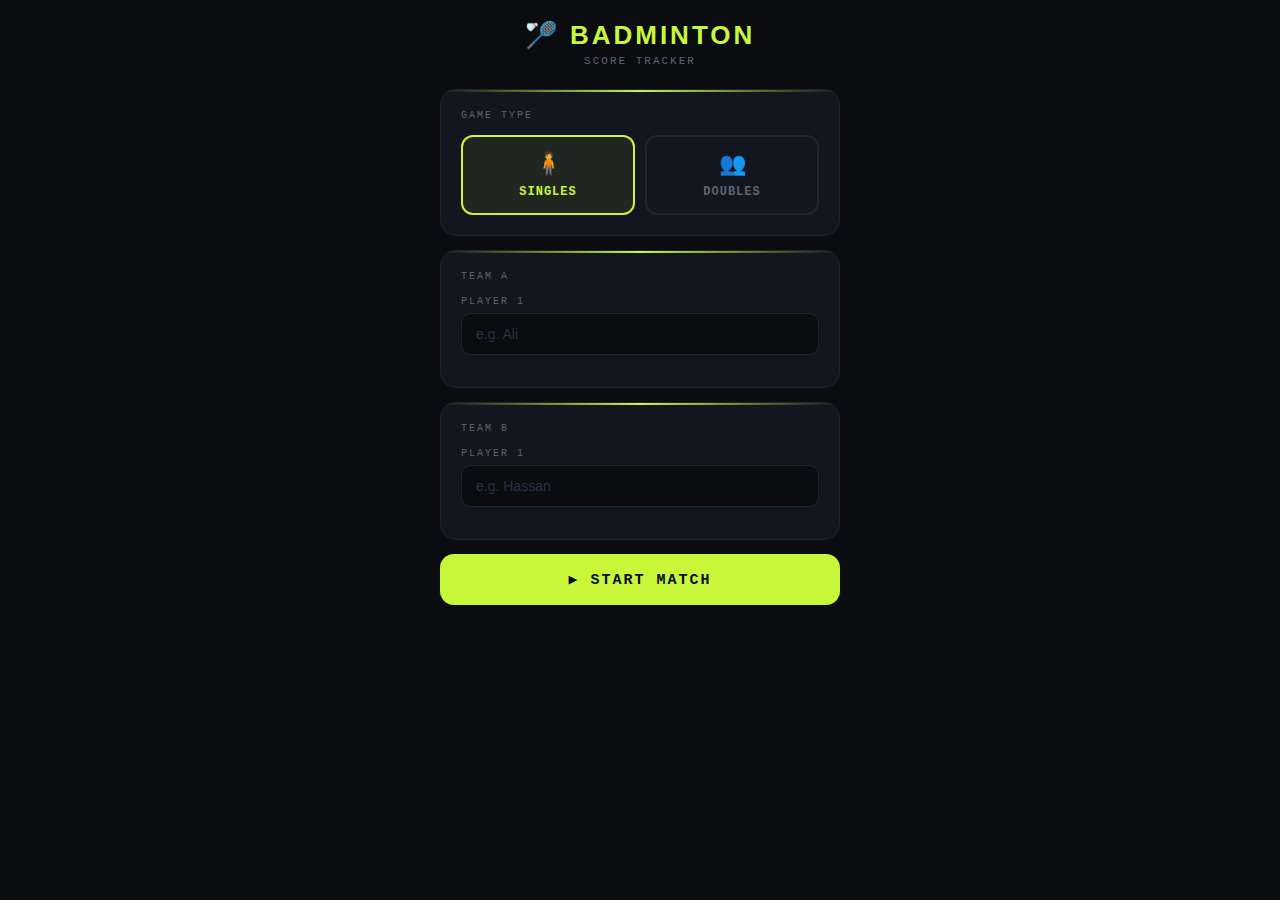
<file: scorer.html>
<!DOCTYPE html>
<html>
<head>
  <title>Badminton Score</title>
  <meta name="viewport" content="width=device-width, initial-scale=1.0, maximum-scale=1.0, user-scalable=no">
  <style>
    * { margin: 0; padding: 0; box-sizing: border-box; }
    body { font-family: Arial, sans-serif; background: #0a0c10; color: #e8edf5; min-height: 100vh; display: flex; align-items: flex-start; justify-content: center; padding: 20px 16px 40px; }
    .wrap { width: 100%; max-width: 400px; }
    .screen { display: none; }
    .screen.active { display: block; }

    /* HEADER */
    .app-header { text-align: center; margin-bottom: 22px; }
    .app-header h1 { font-size: 26px; font-weight: 900; letter-spacing: 3px; color: #c8f73a; text-transform: uppercase; }
    .app-header p { font-size: 11px; letter-spacing: 2px; color: #5a6478; text-transform: uppercase; margin-top: 4px; font-family: 'Courier New', monospace; }

    /* CARD */
    .card { background: #12161e; border: 1px solid #1e2533; border-radius: 16px; padding: 20px; margin-bottom: 14px; position: relative; }
    .card-title { font-size: 10px; letter-spacing: 2px; color: #5a6478; text-transform: uppercase; font-family: 'Courier New', monospace; margin-bottom: 14px; }
    .card-top-line { position: absolute; top: 0; left: 0; right: 0; height: 2px; background: linear-gradient(90deg, transparent, #c8f73a, transparent); border-radius: 16px 16px 0 0; }

    /* TYPE SELECTOR */
    .type-row { display: flex; gap: 10px; }
    .type-btn { flex: 1; padding: 14px 10px; border-radius: 12px; border: 2px solid #1e2533; background: transparent; color: #5a6478; cursor: pointer; text-align: center; }
    .type-btn.selected { border-color: #c8f73a; color: #c8f73a; background: rgba(200,247,58,0.08); }
    .type-btn .type-icon { font-size: 22px; display: block; margin-bottom: 4px; }
    .type-btn .type-label { font-size: 12px; letter-spacing: 1px; text-transform: uppercase; font-family: 'Courier New', monospace; font-weight: 700; }

    /* INPUTS */
    .input-group { margin-bottom: 12px; }
    .input-group label { display: block; font-size: 10px; letter-spacing: 2px; color: #5a6478; text-transform: uppercase; font-family: 'Courier New', monospace; margin-bottom: 6px; }
    .input-group input { width: 100%; padding: 12px 14px; background: #0a0c10; border: 1px solid #1e2533; border-radius: 10px; color: #e8edf5; font-size: 14px; font-family: Arial, sans-serif; outline: none; }
    .input-group input:focus { border-color: #c8f73a; }
    .input-group input::placeholder { color: #2a3346; }
    .doubles-names { display: none; }
    .doubles-names.visible { display: block; }
    .section-div { font-size: 10px; letter-spacing: 2px; color: #2a3346; text-transform: uppercase; font-family: 'Courier New', monospace; text-align: center; margin: 4px 0 10px; }

    /* BUTTONS */
    .btn-primary { display: block; width: 100%; padding: 16px; background: #c8f73a; color: #0a0c10; border: none; border-radius: 14px; font-size: 15px; font-weight: 900; letter-spacing: 2px; text-transform: uppercase; cursor: pointer; font-family: 'Courier New', monospace; margin-bottom: 10px; }
    .btn-ghost { display: block; width: 100%; padding: 13px; background: transparent; color: #5a6478; border: 1px solid #1e2533; border-radius: 12px; font-size: 11px; font-weight: 700; letter-spacing: 2px; text-transform: uppercase; cursor: pointer; font-family: 'Courier New', monospace; margin-bottom: 8px; }
    .btn-ghost:hover:not(:disabled) { border-color: #5a6478; color: #e8edf5; }
    .btn-ghost:disabled { opacity: 0.25; cursor: not-allowed; }
    .btn-share { display: block; width: 100%; padding: 14px; background: transparent; color: #c8f73a; border: 1.5px solid #c8f73a; border-radius: 12px; font-size: 12px; font-weight: 700; letter-spacing: 2px; text-transform: uppercase; cursor: pointer; font-family: 'Courier New', monospace; margin-bottom: 8px; }

    /* BADGE */
    .match-type-badge { display: inline-block; font-size: 10px; letter-spacing: 2px; color: #5a6478; text-transform: uppercase; font-family: 'Courier New', monospace; background: #12161e; border: 1px solid #1e2533; border-radius: 20px; padding: 4px 12px; }

    /* SCOREBOARD */
    .scoreboard { background: #12161e; border: 1px solid #1e2533; border-radius: 20px; padding: 20px 16px 18px; margin-bottom: 14px; position: relative; overflow: hidden; }
    .scoreboard-top-line { position: absolute; top: 0; left: 0; right: 0; height: 2px; background: linear-gradient(90deg, transparent, #c8f73a, transparent); }
    .players-row { display: flex; justify-content: space-between; align-items: center; margin-bottom: 12px; }
    .player-col { flex: 1; text-align: center; min-width: 0; }
    .player-name-main { font-size: 13px; font-weight: 900; letter-spacing: 1px; color: #e8edf5; text-transform: uppercase; white-space: nowrap; overflow: hidden; text-overflow: ellipsis; padding: 0 4px; }
    .player-name-partner { font-size: 11px; color: #5a6478; white-space: nowrap; overflow: hidden; text-overflow: ellipsis; padding: 0 4px; margin-top: 2px; }
    .vs-badge { font-size: 11px; font-weight: 900; color: #1e2533; padding: 0 8px; flex-shrink: 0; }
    .scores-row { display: flex; justify-content: center; align-items: center; margin-bottom: 14px; }
    .score-block { flex: 1; text-align: center; }
    .score-number { font-size: 88px; font-weight: 900; line-height: 1; color: #e8edf5; display: block; }
    .score-block.leading .score-number { color: #c8f73a; }
    .score-block.just-scored .score-number { animation: scoreFlash 0.35s ease-out; }
    @keyframes scoreFlash { 0% { transform: scale(1.25); } 100% { transform: scale(1); } }
    .score-divider { font-size: 50px; color: #1e2533; line-height: 1; padding: 0 6px 6px; }
    .server-row { display: flex; align-items: center; justify-content: center; gap: 7px; flex-wrap: wrap; }
    .server-dot { width: 7px; height: 7px; border-radius: 50%; background: #c8f73a; animation: pulse 1.5s ease-in-out infinite; flex-shrink: 0; }
    @keyframes pulse { 0%,100%{opacity:1;transform:scale(1);}50%{opacity:0.4;transform:scale(0.5);} }
    .server-text { font-size: 11px; letter-spacing: 1.5px; color: #5a6478; text-transform: uppercase; font-family: 'Courier New', monospace; }
    .server-text b { color: #c8f73a; font-weight: 700; }
    .change-server-btn { background: #1e2533; border: none; border-radius: 8px; color: #5a6478; font-size: 10px; letter-spacing: 1px; text-transform: uppercase; font-family: 'Courier New', monospace; padding: 4px 8px; cursor: pointer; }
    .change-server-btn:hover { color: #c8f73a; }

    /* COURT */
    .court-wrap { background: #12161e; border: 1px solid #1e2533; border-radius: 14px; padding: 14px; margin-bottom: 14px; }
    .court-label { font-size: 10px; letter-spacing: 2px; color: #5a6478; text-transform: uppercase; font-family: 'Courier New', monospace; text-align: center; margin-bottom: 6px; }
    .court-hint { font-size: 10px; color: #2a3346; text-align: center; font-family: 'Courier New', monospace; margin-bottom: 10px; letter-spacing: 1px; }
    #court { width: 100%; height: 190px; border: 2px solid #2a3346; border-radius: 6px; display: flex; flex-direction: column; overflow: hidden; }
    .court-row { flex: 1; display: flex; }

    /* CELL — tappable to assign player */
    .cell {
      flex: 1;
      display: flex;
      flex-direction: column;
      align-items: center;
      justify-content: center;
      font-size: 11px;
      font-weight: 700;
      color: #2a3346;
      border: 1px solid #1e2533;
      font-family: 'Courier New', monospace;
      letter-spacing: 1px;
      text-transform: uppercase;
      text-align: center;
      padding: 6px 4px;
      transition: background 0.2s, color 0.2s, border-color 0.2s;
      overflow: hidden;
      cursor: pointer;
      position: relative;
      gap: 3px;
    }
    .cell:hover { border-color: #5a6478; }
    .cell.active-server { background: rgba(200,247,58,0.14); color: #c8f73a; border-color: rgba(200,247,58,0.4); }
    .cell.has-player { color: #e8edf5; }
    .cell.has-player:not(.active-server) { border-color: #2a3346; }
    .cell-name { font-size: 12px; font-weight: 900; }
    .cell-edit-hint { font-size: 8px; color: #2a3346; letter-spacing: 0; text-transform: none; margin-top: 2px; }
    .cell.has-player .cell-edit-hint { color: #2a3346; }
    .cell.active-server .cell-edit-hint { color: rgba(200,247,58,0.4); }
    #court-net { height: 5px; background: #2a3346; flex-shrink: 0; }

    /* team side labels on court sides */
    .court-sides { display: flex; justify-content: space-between; padding: 0 2px; margin-bottom: 4px; }
    .court-side-label { font-size: 9px; letter-spacing: 1px; color: #2a3346; text-transform: uppercase; font-family: 'Courier New', monospace; }

    /* WINNER */
    .winner-banner { background: rgba(200,247,58,0.07); border: 1px solid rgba(200,247,58,0.3); border-radius: 14px; padding: 16px; text-align: center; display: none; margin-bottom: 14px; }
    .winner-banner.visible { display: block; }
    .winner-title { font-size: 10px; letter-spacing: 3px; color: #5a6478; text-transform: uppercase; font-family: 'Courier New', monospace; margin-bottom: 6px; }
    .winner-name { font-size: 22px; font-weight: 900; letter-spacing: 2px; color: #c8f73a; text-transform: uppercase; }

    /* POINT BUTTONS */
    .point-buttons { display: flex; gap: 10px; margin-bottom: 10px; }
    .btn-point-a { flex: 1; padding: 18px 10px; border: none; border-radius: 14px; background: #c8f73a; color: #0a0c10; font-size: 13px; font-weight: 900; letter-spacing: 1px; text-transform: uppercase; cursor: pointer; font-family: 'Courier New', monospace; }
    .btn-point-b { flex: 1; padding: 18px 10px; border-radius: 14px; background: transparent; color: #c8f73a; border: 1.5px solid #c8f73a; font-size: 13px; font-weight: 900; letter-spacing: 1px; text-transform: uppercase; cursor: pointer; font-family: 'Courier New', monospace; }
    .btn-point-a:disabled, .btn-point-b:disabled { opacity: 0.3; cursor: not-allowed; }
    .btn-point-b:hover:not(:disabled) { background: rgba(200,247,58,0.08); }

    /* RALLY DOTS */
    .rally-dots { display: flex; flex-wrap: wrap; gap: 5px; justify-content: center; padding: 10px 0 2px; min-height: 22px; }
    .rdot { width: 9px; height: 9px; border-radius: 50%; }
    .rdot-a { background: #c8f73a; }
    .rdot-b { background: #ff4f64; }
    .rally-legend { display: flex; gap: 16px; justify-content: center; margin-top: 4px; margin-bottom: 10px; }
    .rleg { display: flex; align-items: center; gap: 5px; font-size: 10px; letter-spacing: 1px; color: #5a6478; text-transform: uppercase; font-family: 'Courier New', monospace; }
    .rleg-dot { width: 8px; height: 8px; border-radius: 50%; }

    /* OVERLAYS */
    .overlay { display: none; position: fixed; top:0;left:0;right:0;bottom:0; background: rgba(0,0,0,0.8); z-index: 99; align-items: center; justify-content: center; padding: 16px; }
    .overlay.open { display: flex; }
    .modal-box { background: #12161e; border: 1px solid #1e2533; border-radius: 18px; padding: 22px; width: 100%; max-width: 360px; position: relative; max-height: 80vh; overflow-y: auto; }
    .modal-box h3 { font-size: 14px; font-weight: 900; letter-spacing: 2px; color: #c8f73a; text-transform: uppercase; font-family: 'Courier New', monospace; margin-bottom: 6px; }
    .modal-sub { font-size: 11px; color: #5a6478; font-family: 'Courier New', monospace; letter-spacing: 1px; margin-bottom: 16px; }
    .modal-close-btn { position: absolute; top: 14px; right: 16px; background: none; border: none; color: #5a6478; font-size: 18px; cursor: pointer; }
    .modal-close-btn:hover { color: #e8edf5; }

    /* PLAYER PICK LIST */
    .pick-list { display: flex; flex-direction: column; gap: 8px; }
    .pick-btn { padding: 14px 16px; border-radius: 12px; border: 1.5px solid #1e2533; background: transparent; color: #e8edf5; font-size: 14px; font-weight: 700; text-align: left; cursor: pointer; font-family: Arial, sans-serif; display: flex; align-items: center; gap: 12px; }
    .pick-btn:hover { border-color: #c8f73a; color: #c8f73a; background: rgba(200,247,58,0.06); }
    .pick-btn.current { border-color: #c8f73a; color: #c8f73a; background: rgba(200,247,58,0.10); }
    .pick-dot { width: 9px; height: 9px; border-radius: 50%; background: #1e2533; flex-shrink: 0; }
    .pick-btn.current .pick-dot { background: #c8f73a; }
    .pick-team-label { font-size: 9px; color: #5a6478; font-family: 'Courier New', monospace; letter-spacing: 1px; text-transform: uppercase; margin-bottom: 1px; }
    .pick-name { font-size: 14px; font-weight: 900; }
    .pick-divider { height: 1px; background: #1e2533; margin: 4px 0; }

    /* SHARE */
    .share-result-box { background: #0a0c10; border: 1px solid #1e2533; border-radius: 10px; padding: 16px; font-family: 'Courier New', monospace; font-size: 13px; color: #e8edf5; margin-bottom: 14px; white-space: pre-line; line-height: 1.7; max-height: 220px; overflow-y: auto; }
    .share-btns { display: flex; gap: 8px; }
    .share-btns button { flex: 1; padding: 12px; border-radius: 10px; font-size: 12px; font-weight: 700; letter-spacing: 1px; text-transform: uppercase; cursor: pointer; font-family: 'Courier New', monospace; }
    .btn-copy { background: #c8f73a; color: #0a0c10; border: none; }
    .btn-whatsapp { background: transparent; color: #25D366; border: 1.5px solid #25D366; }
    .copied-msg { font-size: 11px; color: #c8f73a; text-align: center; font-family: 'Courier New', monospace; letter-spacing: 1px; margin-top: 8px; min-height: 16px; }
  </style>
</head>
<body>
<div class="wrap">

  <!-- ═══ SETUP SCREEN ═══ -->
  <div id="screen-setup" class="screen active">
    <div class="app-header">
      <h1>🏸 Badminton</h1>
      <p>Score Tracker</p>
    </div>
    <div class="card">
      <div class="card-top-line"></div>
      <div class="card-title">Game Type</div>
      <div class="type-row">
        <div class="type-btn selected" id="btn-singles" onclick="selectType('singles')">
          <span class="type-icon">🧍</span><span class="type-label">Singles</span>
        </div>
        <div class="type-btn" id="btn-doubles" onclick="selectType('doubles')">
          <span class="type-icon">👥</span><span class="type-label">Doubles</span>
        </div>
      </div>
    </div>
    <div class="card">
      <div class="card-top-line"></div>
      <div class="card-title">Team A</div>
      <div class="input-group">
        <label>Player 1</label>
        <input type="text" id="nameA1" placeholder="e.g. Ali" maxlength="16">
      </div>
      <div class="doubles-names" id="doublesA">
        <div class="section-div">+ Partner</div>
        <div class="input-group">
          <label>Player 2</label>
          <input type="text" id="nameA2" placeholder="e.g. Karim" maxlength="16">
        </div>
      </div>
    </div>
    <div class="card">
      <div class="card-top-line"></div>
      <div class="card-title">Team B</div>
      <div class="input-group">
        <label>Player 1</label>
        <input type="text" id="nameB1" placeholder="e.g. Hassan" maxlength="16">
      </div>
      <div class="doubles-names" id="doublesB">
        <div class="section-div">+ Partner</div>
        <div class="input-group">
          <label>Player 2</label>
          <input type="text" id="nameB2" placeholder="e.g. Yusuf" maxlength="16">
        </div>
      </div>
    </div>
    <button class="btn-primary" onclick="startMatch()">▶ Start Match</button>
  </div>

  <!-- ═══ MATCH SCREEN ═══ -->
  <div id="screen-match" class="screen">
    <div class="app-header">
      <h1>🏸 Badminton</h1>
      <div style="margin-top:6px"><span class="match-type-badge" id="matchTypeBadge">Singles</span></div>
    </div>

    <!-- Scoreboard -->
    <div class="scoreboard">
      <div class="scoreboard-top-line"></div>
      <div class="players-row">
        <div class="player-col">
          <div class="player-name-main" id="dispA1">Team A</div>
          <div class="player-name-partner" id="dispA2"></div>
        </div>
        <div class="vs-badge">VS</div>
        <div class="player-col">
          <div class="player-name-main" id="dispB1">Team B</div>
          <div class="player-name-partner" id="dispB2"></div>
        </div>
      </div>
      <div class="scores-row">
        <div class="score-block" id="blockA"><span class="score-number" id="scoreA">0</span></div>
        <div class="score-divider">—</div>
        <div class="score-block" id="blockB"><span class="score-number" id="scoreB">0</span></div>
      </div>
      <div class="server-row">
        <div class="server-dot"></div>
        <div class="server-text" id="serverInfo">Server: <b>—</b></div>
        <button class="change-server-btn" onclick="openServerPicker()">✏ Server</button>
      </div>
    </div>

    <!-- Court -->
    <div class="court-wrap">
      <div class="court-label">Service Court</div>
      <div class="court-hint" id="courtHint">Tap any box to assign a player</div>

      <!-- B side labels -->
      <div class="court-sides">
        <div class="court-side-label" id="labelBLeft">← B side</div>
        <div class="court-side-label" id="labelBRight">B side →</div>
      </div>

      <div id="court">
        <!-- Team B row (top) -->
        <div class="court-row">
          <div class="cell" id="B-left" onclick="openPositionPicker('B-left')" style="border-right:2px solid #2a3346">
            <span class="cell-name" id="cell-name-B-left">—</span>
            <span class="cell-edit-hint">tap to assign</span>
          </div>
          <div class="cell" id="B-right" onclick="openPositionPicker('B-right')">
            <span class="cell-name" id="cell-name-B-right">—</span>
            <span class="cell-edit-hint">tap to assign</span>
          </div>
        </div>
        <div id="court-net"></div>
        <!-- Team A row (bottom) -->
        <div class="court-row">
          <div class="cell" id="A-left" onclick="openPositionPicker('A-left')" style="border-right:2px solid #2a3346">
            <span class="cell-name" id="cell-name-A-left">—</span>
            <span class="cell-edit-hint">tap to assign</span>
          </div>
          <div class="cell" id="A-right" onclick="openPositionPicker('A-right')">
            <span class="cell-name" id="cell-name-A-right">—</span>
            <span class="cell-edit-hint">tap to assign</span>
          </div>
        </div>
      </div>

      <!-- A side labels -->
      <div class="court-sides" style="margin-top:4px;margin-bottom:0">
        <div class="court-side-label" id="labelALeft">← A side</div>
        <div class="court-side-label" id="labelARight">A side →</div>
      </div>
    </div>

    <!-- Winner -->
    <div class="winner-banner" id="winnerBanner">
      <div class="winner-title">🏆 Match Winner</div>
      <div class="winner-name" id="winnerName"></div>
    </div>

    <!-- Point buttons -->
    <div class="point-buttons">
      <button class="btn-point-a" id="btnA" onclick="addPoint('A')">+ Point <span id="btnLabelA">A</span></button>
      <button class="btn-point-b" id="btnB" onclick="addPoint('B')">+ Point <span id="btnLabelB">B</span></button>
    </div>
    <button class="btn-ghost" id="btnUndo" onclick="undo()" disabled>↩ Undo Last Point</button>
    <button class="btn-share" onclick="openShare()">📤 Share Result</button>
    <button class="btn-ghost" onclick="newMatch()">⟳ New Match</button>

    <div class="rally-dots" id="rallyDots"></div>
    <div class="rally-legend">
      <div class="rleg"><div class="rleg-dot rdot-a"></div><span id="legA">A</span></div>
      <div class="rleg"><div class="rleg-dot rdot-b"></div><span id="legB">B</span></div>
    </div>
  </div>

</div>

<!-- POSITION PICKER OVERLAY -->
<div class="overlay" id="posOverlay" onclick="overlayClickPos(event)">
  <div class="modal-box">
    <button class="modal-close-btn" onclick="closePosOverlay()">✕</button>
    <h3>Assign Player</h3>
    <div class="modal-sub" id="posSubTitle">Choose who stands in this box</div>
    <div class="pick-list" id="pickList"></div>
  </div>
</div>

<!-- SERVER PICKER OVERLAY -->
<div class="overlay" id="serverOverlay" onclick="overlayClickServer(event)">
  <div class="modal-box">
    <button class="modal-close-btn" onclick="closeServerPicker()">✕</button>
    <h3>🏸 Select Server</h3>
    <div class="modal-sub">Who is serving right now?</div>
    <div class="pick-list" id="serverPickList"></div>
  </div>
</div>

<!-- SHARE OVERLAY -->
<div class="overlay" id="shareOverlay" onclick="overlayClickShare(event)">
  <div class="modal-box">
    <button class="modal-close-btn" onclick="closeShare()">✕</button>
    <h3>📤 Share Result</h3>
    <div class="share-result-box" id="shareText"></div>
    <div class="share-btns">
      <button class="btn-copy" onclick="copyResult()">📋 Copy</button>
      <button class="btn-whatsapp" onclick="shareWhatsApp()">💬 WhatsApp</button>
    </div>
    <div class="copied-msg" id="copiedMsg"></div>
  </div>
</div>

<script>
  // ── STATE ────────────────────────────────────────────────
  var scoreA = 0, scoreB = 0;
  var gameHistory = [];
  var rallyHistory = [];
  var currentServer = 'A';       // 'A' or 'B'
  var currentServerName = '';    // actual player name
  var gameOver = false;
  var gameType = 'singles';
  var teamA = { p1: '', p2: '' };
  var teamB = { p1: '', p2: '' };

  // courtPositions: which player name is assigned to each box
  // null = unassigned
  var courtPositions = { 'A-left': null, 'A-right': null, 'B-left': null, 'B-right': null };

  // which cell is being edited (for position picker)
  var editingCell = null;

  // ── SETUP ────────────────────────────────────────────────
  function selectType(type) {
    gameType = type;
    document.getElementById('btn-singles').className = 'type-btn' + (type === 'singles' ? ' selected' : '');
    document.getElementById('btn-doubles').className = 'type-btn' + (type === 'doubles' ? ' selected' : '');
    document.getElementById('doublesA').className = 'doubles-names' + (type === 'doubles' ? ' visible' : '');
    document.getElementById('doublesB').className = 'doubles-names' + (type === 'doubles' ? ' visible' : '');
  }

  function getVal(id) {
    var v = document.getElementById(id).value.trim();
    return v || null;
  }

  function startMatch() {
    var a1 = getVal('nameA1') || 'Player A';
    var b1 = getVal('nameB1') || 'Player B';
    teamA = { p1: a1, p2: gameType === 'doubles' ? (getVal('nameA2') || 'Partner A') : '' };
    teamB = { p1: b1, p2: gameType === 'doubles' ? (getVal('nameB2') || 'Partner B') : '' };

    scoreA = 0; scoreB = 0;
    gameHistory = []; rallyHistory = []; gameOver = false;
    currentServer = 'A';
    currentServerName = teamA.p1;

    // Default court positions
    courtPositions = {
      'A-left':  null,
      'A-right': teamA.p1,
      'B-left':  null,
      'B-right': teamB.p1
    };
    // In doubles, put partner on left
    if (gameType === 'doubles') {
      courtPositions['A-left'] = teamA.p2 || null;
      courtPositions['B-left'] = teamB.p2 || null;
    }

    // UI
    document.getElementById('matchTypeBadge').textContent = gameType === 'singles' ? '🧍 Singles' : '👥 Doubles';
    document.getElementById('dispA1').textContent = teamA.p1;
    document.getElementById('dispA2').textContent = teamA.p2 || '';
    document.getElementById('dispB1').textContent = teamB.p1;
    document.getElementById('dispB2').textContent = teamB.p2 || '';

    document.getElementById('btnLabelA').textContent = teamA.p1.split(' ')[0];
    document.getElementById('btnLabelB').textContent = teamB.p1.split(' ')[0];
    document.getElementById('legA').textContent = teamA.p1.split(' ')[0];
    document.getElementById('legB').textContent = teamB.p1.split(' ')[0];

    // court hint: only show in doubles
    document.getElementById('courtHint').style.display = gameType === 'doubles' ? 'block' : 'none';

    document.getElementById('winnerBanner').className = 'winner-banner';
    document.getElementById('winnerName').textContent = '';
    document.getElementById('screen-setup').className = 'screen';
    document.getElementById('screen-match').className = 'screen active';

    updateDisplay();
  }

  function newMatch() {
    document.getElementById('screen-match').className = 'screen';
    document.getElementById('screen-setup').className = 'screen active';
  }

  // ── POSITION PICKER ──────────────────────────────────────
  function openPositionPicker(cellId) {
    editingCell = cellId;
    var team = cellId.charAt(0); // 'A' or 'B'
    var obj = team === 'A' ? teamA : teamB;
    var side = cellId.split('-')[1]; // 'left' or 'right'

    document.getElementById('posSubTitle').textContent =
      (team === 'A' ? 'Team A' : 'Team B') + ' — ' + (side === 'left' ? 'Left box' : 'Right box');

    var list = document.getElementById('pickList');
    list.innerHTML = '';

    // Choices: p1, p2 (if doubles), and "Empty"
    var choices = [obj.p1];
    if (gameType === 'doubles' && obj.p2) choices.push(obj.p2);
    choices.push(null); // empty option

    for (var i = 0; i < choices.length; i++) {
      var name = choices[i];
      var isCurrent = (courtPositions[cellId] === name);
      var btn = document.createElement('button');
      btn.className = 'pick-btn' + (isCurrent ? ' current' : '');

      var teamLabel = team === 'A' ? 'Team A' : 'Team B';
      var displayName = name || '— Empty —';

      btn.innerHTML =
        '<div class="pick-dot"></div>' +
        '<div><div class="pick-team-label">' + (name ? teamLabel : '') + '</div>' +
        '<div class="pick-name">' + esc(displayName) + '</div></div>';

      (function(n) {
        btn.onclick = function() { assignPosition(cellId, n); };
      })(name);

      list.appendChild(btn);
    }

    document.getElementById('posOverlay').className = 'overlay open';
  }

  function assignPosition(cellId, name) {
    var team = cellId.charAt(0);
    var side = cellId.split('-')[1];
    var otherSide = side === 'left' ? 'right' : 'left';
    var otherCellId = team + '-' + otherSide;
    var obj = team === 'A' ? teamA : teamB;

    // Assign chosen player to this box
    courtPositions[cellId] = name;

    // Auto-assign the other player to the other box (doubles only)
    if (gameType === 'doubles' && obj.p2 && name !== null) {
      var otherPlayer = (name === obj.p1) ? obj.p2 : obj.p1;
      courtPositions[otherCellId] = otherPlayer;
    }

    closePosOverlay();
    updateDisplay();
  }

  function closePosOverlay() {
    document.getElementById('posOverlay').className = 'overlay';
    editingCell = null;
  }

  function overlayClickPos(e) {
    if (e.target === document.getElementById('posOverlay')) closePosOverlay();
  }

  // ── SERVER PICKER ────────────────────────────────────────
  function openServerPicker() {
    var list = document.getElementById('serverPickList');
    list.innerHTML = '';

    var allPlayers = buildAllPlayers();
    for (var i = 0; i < allPlayers.length; i++) {
      var p = allPlayers[i];
      var isCurrent = (p.name === currentServerName);
      var btn = document.createElement('button');
      btn.className = 'pick-btn' + (isCurrent ? ' current' : '');
      btn.innerHTML =
        '<div class="pick-dot"></div>' +
        '<div><div class="pick-team-label">' + esc(p.teamLabel) + '</div>' +
        '<div class="pick-name">' + esc(p.name) + '</div></div>';
      (function(pl) {
        btn.onclick = function() { selectServer(pl); };
      })(p);
      list.appendChild(btn);
    }

    document.getElementById('serverOverlay').className = 'overlay open';
  }

  function buildAllPlayers() {
    var list = [];
    list.push({ name: teamA.p1, team: 'A', teamLabel: 'Team A' });
    if (gameType === 'doubles' && teamA.p2) list.push({ name: teamA.p2, team: 'A', teamLabel: 'Team A' });
    list.push({ name: teamB.p1, team: 'B', teamLabel: 'Team B' });
    if (gameType === 'doubles' && teamB.p2) list.push({ name: teamB.p2, team: 'B', teamLabel: 'Team B' });
    return list;
  }

  function selectServer(player) {
    currentServer = player.team;
    currentServerName = player.name;

    // Auto-update court: put selected server on the correct side,
    // and put the other player on the other side
    var serverScore = currentServer === 'A' ? scoreA : scoreB;
    var side = (serverScore % 2 === 0) ? 'right' : 'left';
    var otherSide = side === 'left' ? 'right' : 'left';
    var obj = player.team === 'A' ? teamA : teamB;

    courtPositions[player.team + '-' + side] = player.name;
    if (gameType === 'doubles' && obj.p2) {
      var otherPlayer = (player.name === obj.p1) ? obj.p2 : obj.p1;
      courtPositions[player.team + '-' + otherSide] = otherPlayer;
    }

    closeServerPicker();
    updateDisplay();
  }

  function closeServerPicker() {
    document.getElementById('serverOverlay').className = 'overlay';
  }

  function overlayClickServer(e) {
    if (e.target === document.getElementById('serverOverlay')) closeServerPicker();
  }

  // ── GAME LOGIC ───────────────────────────────────────────
  function addPoint(player) {
    if (gameOver) return;
    gameHistory.push({
      scoreA: scoreA, scoreB: scoreB,
      currentServer: currentServer, currentServerName: currentServerName,
      rally: rallyHistory.slice(),
      positions: JSON.parse(JSON.stringify(courtPositions))
    });

    if (player === 'A') scoreA++;
    else scoreB++;

    // Winning team gets serve; keep same player unless they change it
    currentServer = player;
    // If server was from losing team, switch to winner's p1
    var winnerTeam = player === 'A' ? teamA : teamB;
    var loserTeam  = player === 'A' ? teamB : teamA;
    if (currentServerName === loserTeam.p1 || currentServerName === loserTeam.p2) {
      currentServerName = winnerTeam.p1;
    }

    rallyHistory.push(player);

    var el = document.getElementById(player === 'A' ? 'blockA' : 'blockB');
    el.className = 'score-block just-scored' + (player === 'A' ? (scoreA > scoreB ? ' leading' : '') : (scoreB > scoreA ? ' leading' : ''));
    setTimeout(function() {
      document.getElementById('blockA').className = 'score-block' + (scoreA > scoreB ? ' leading' : '');
      document.getElementById('blockB').className = 'score-block' + (scoreB > scoreA ? ' leading' : '');
    }, 400);

    checkWinner();
    updateDisplay();
  }

  function undo() {
    if (gameHistory.length === 0) return;
    var last = gameHistory.pop();
    scoreA = last.scoreA; scoreB = last.scoreB;
    currentServer = last.currentServer;
    currentServerName = last.currentServerName;
    rallyHistory = last.rally;
    courtPositions = last.positions;
    gameOver = false;
    document.getElementById('winnerBanner').className = 'winner-banner';
    updateDisplay();
  }

  function checkWinner() {
    if ((scoreA >= 21 || scoreB >= 21) && Math.abs(scoreA - scoreB) >= 2) gameOver = true;
    if (scoreA >= 30 || scoreB >= 30) gameOver = true;
  }

  // ── DISPLAY ──────────────────────────────────────────────
  function updateDisplay() {
    document.getElementById('scoreA').textContent = scoreA;
    document.getElementById('scoreB').textContent = scoreB;
    document.getElementById('blockA').className = 'score-block' + (scoreA > scoreB ? ' leading' : '');
    document.getElementById('blockB').className = 'score-block' + (scoreB > scoreA ? ' leading' : '');

    // Server side & position
    var serverScore = currentServer === 'A' ? scoreA : scoreB;
    var side = (serverScore % 2 === 0) ? 'Right' : 'Left';
    document.getElementById('serverInfo').innerHTML = 'Server: <b>' + esc(currentServerName) + ' (' + side + ')</b>';

    // Update court cells
    var cellIds = ['A-left', 'A-right', 'B-left', 'B-right'];
    // Determine which cell is the active (serving) cell
    var activeCell = currentServer + '-' + side.toLowerCase();

    for (var i = 0; i < cellIds.length; i++) {
      var cid = cellIds[i];
      var el = document.getElementById(cid);
      var nameEl = document.getElementById('cell-name-' + cid);
      var assigned = courtPositions[cid];
      var isActive = (cid === activeCell);

      var cls = 'cell';
      if (isActive) cls += ' active-server';
      else if (assigned) cls += ' has-player';
      el.className = cls;

      // Restore border-right on left cells
      if (cid.indexOf('-left') !== -1) el.style.borderRight = '2px solid #2a3346';

      nameEl.textContent = assigned ? shortName(assigned) : '—';
    }

    // Rally dots
    var html = '';
    for (var j = 0; j < rallyHistory.length; j++) {
      html += '<div class="rdot rdot-' + rallyHistory[j].toLowerCase() + '"></div>';
    }
    document.getElementById('rallyDots').innerHTML = html;

    document.getElementById('btnUndo').disabled = gameHistory.length === 0;
    document.getElementById('btnA').disabled = gameOver;
    document.getElementById('btnB').disabled = gameOver;

    if (gameOver) {
      var winnerLabel = scoreA > scoreB
        ? (teamA.p2 ? teamA.p1 + ' & ' + teamA.p2 : teamA.p1)
        : (teamB.p2 ? teamB.p1 + ' & ' + teamB.p2 : teamB.p1);
      document.getElementById('winnerName').textContent = winnerLabel + ' Wins!';
      document.getElementById('winnerBanner').className = 'winner-banner visible';
    }
  }

  function shortName(name) {
    // First name only, max 10 chars
    var first = name.split(' ')[0];
    return first.length > 10 ? first.substring(0, 9) + '…' : first;
  }

  function esc(s) {
    if (!s) return '';
    return s.replace(/&/g,'&amp;').replace(/</g,'&lt;').replace(/>/g,'&gt;');
  }

  // ── SHARE ────────────────────────────────────────────────
  function buildShareText() {
    var typeLabel = gameType === 'doubles' ? 'Doubles' : 'Singles';
    var teamALabel = teamA.p2 ? teamA.p1 + ' & ' + teamA.p2 : teamA.p1;
    var teamBLabel = teamB.p2 ? teamB.p1 + ' & ' + teamB.p2 : teamB.p1;
    var winner = scoreA > scoreB ? teamALabel : (scoreB > scoreA ? teamBLabel : 'Tied');
    return [
      '🏸 BADMINTON MATCH RESULT',
      '─────────────────────',
      'Type: ' + typeLabel,
      '',
      teamALabel + '  vs  ' + teamBLabel,
      '',
      '📊 Score: ' + scoreA + ' - ' + scoreB,
      gameOver ? '🏆 Winner: ' + winner : '⏳ Match in progress',
      '',
      'Total rallies: ' + rallyHistory.length,
      '─────────────────────'
    ].join('\n');
  }

  function openShare() {
    document.getElementById('shareText').textContent = buildShareText();
    document.getElementById('copiedMsg').textContent = '';
    document.getElementById('shareOverlay').className = 'overlay open';
  }

  function closeShare() { document.getElementById('shareOverlay').className = 'overlay'; }
  function overlayClickShare(e) { if (e.target === document.getElementById('shareOverlay')) closeShare(); }

  function copyResult() {
    var text = buildShareText();
    if (navigator.clipboard && navigator.clipboard.writeText) {
      navigator.clipboard.writeText(text).then(function() { flashCopied(); });
    } else {
      var ta = document.createElement('textarea');
      ta.value = text; document.body.appendChild(ta); ta.select();
      document.execCommand('copy'); document.body.removeChild(ta);
      flashCopied();
    }
  }

  function flashCopied() {
    document.getElementById('copiedMsg').textContent = '✓ Copied!';
    setTimeout(function() { document.getElementById('copiedMsg').textContent = ''; }, 2000);
  }

  function shareWhatsApp() {
    var text = buildShareText();
    var url = 'https://api.whatsapp.com/send?text=' + encodeURIComponent(text);
    var a = document.createElement('a');
    a.href = url;
    a.target = '_blank';
    a.rel = 'noopener';
    document.body.appendChild(a);
    a.click();
    document.body.removeChild(a);
  }
</script>
</body>
</html>
</file>
<file: style.css>
body {
  font-family: Arial, sans-serif;
  margin: 0;
  padding: 0;
  background: #f5f5f5;
  color: #333;
}

.container {
  max-width: 900px;
  margin: 0 auto;
  padding: 20px;
}

header {
  background: #f5f5f5;
  color: black;
  padding: 20px;
  text-align: center;
}

.logo {
  width: 150px;
  height: auto;
  display: block;
  margin: 0 auto 10px;
}

nav a {
  color: black;
  margin: 0 15px;
  text-decoration: none;
  font-weight: bold;
}

section {
  padding: 40px;
  background: white;
  margin: 20px 0;
  border-radius: 10px;
  box-shadow: 0 2px 5px rgba(0, 0, 0, 0.1);
  text-align: justify;
}

.section-image {
  width: 100%;
  max-height: 500px;
  object-fit: cover;
  border-radius: 10px;
  margin-bottom: 20px;
}

footer {
  background: #00444d;
  color: white;
  text-align: center;
  padding: 10px;
}

a {
  color: #004aad;
  text-decoration: none;
}

a:hover {
  text-decoration: underline;
}
</file>
